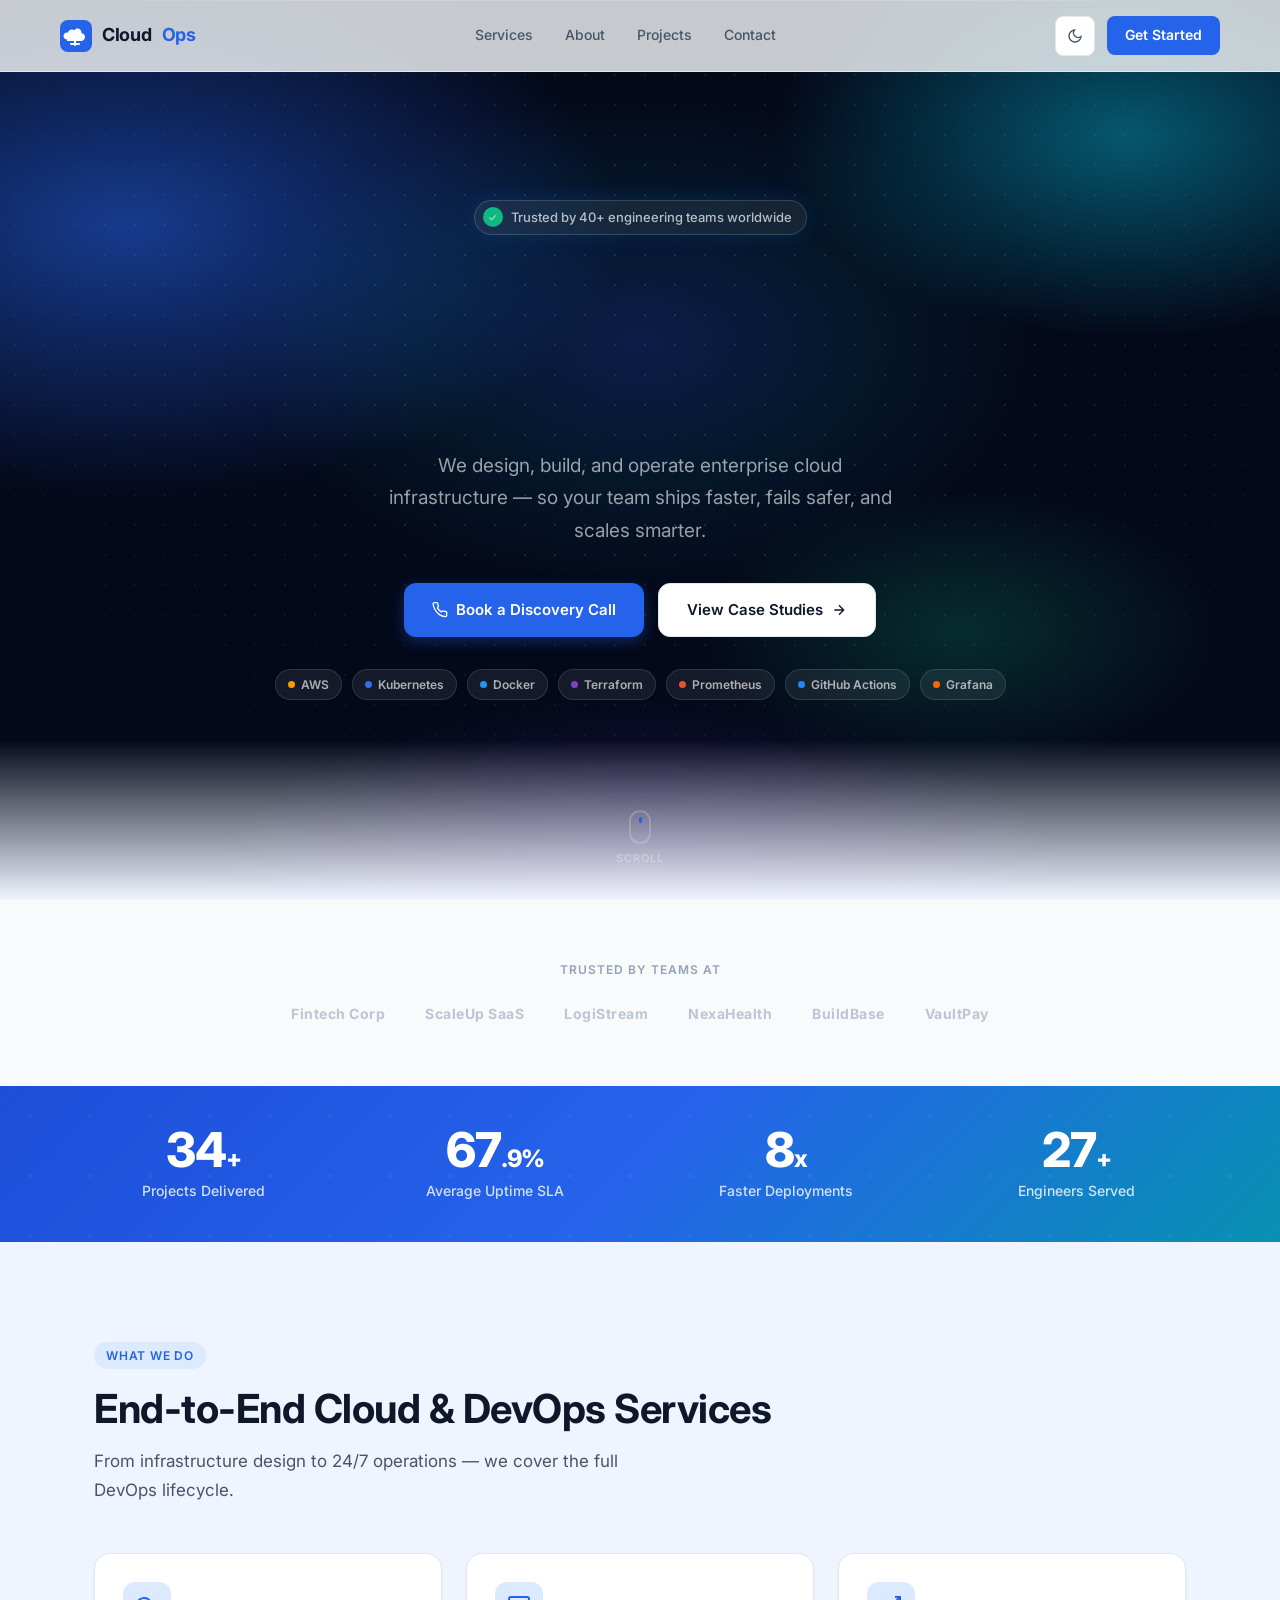
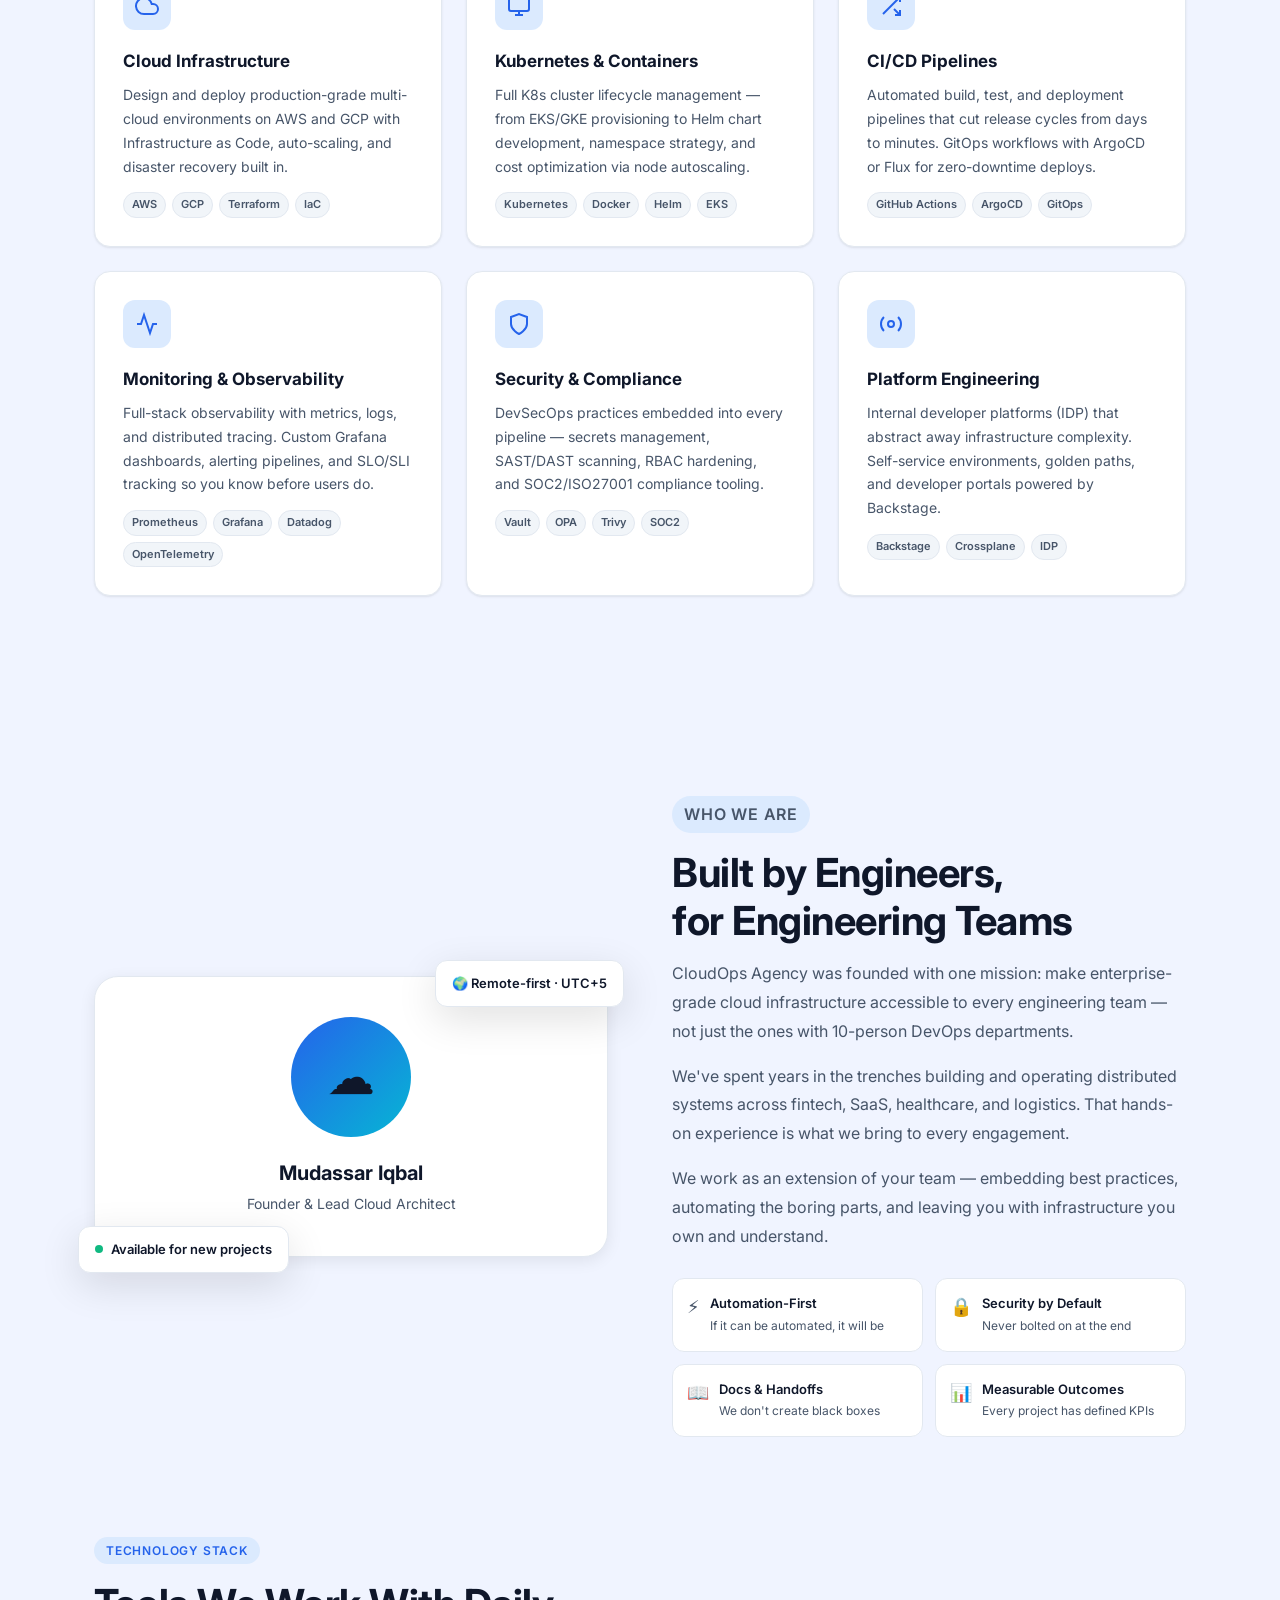
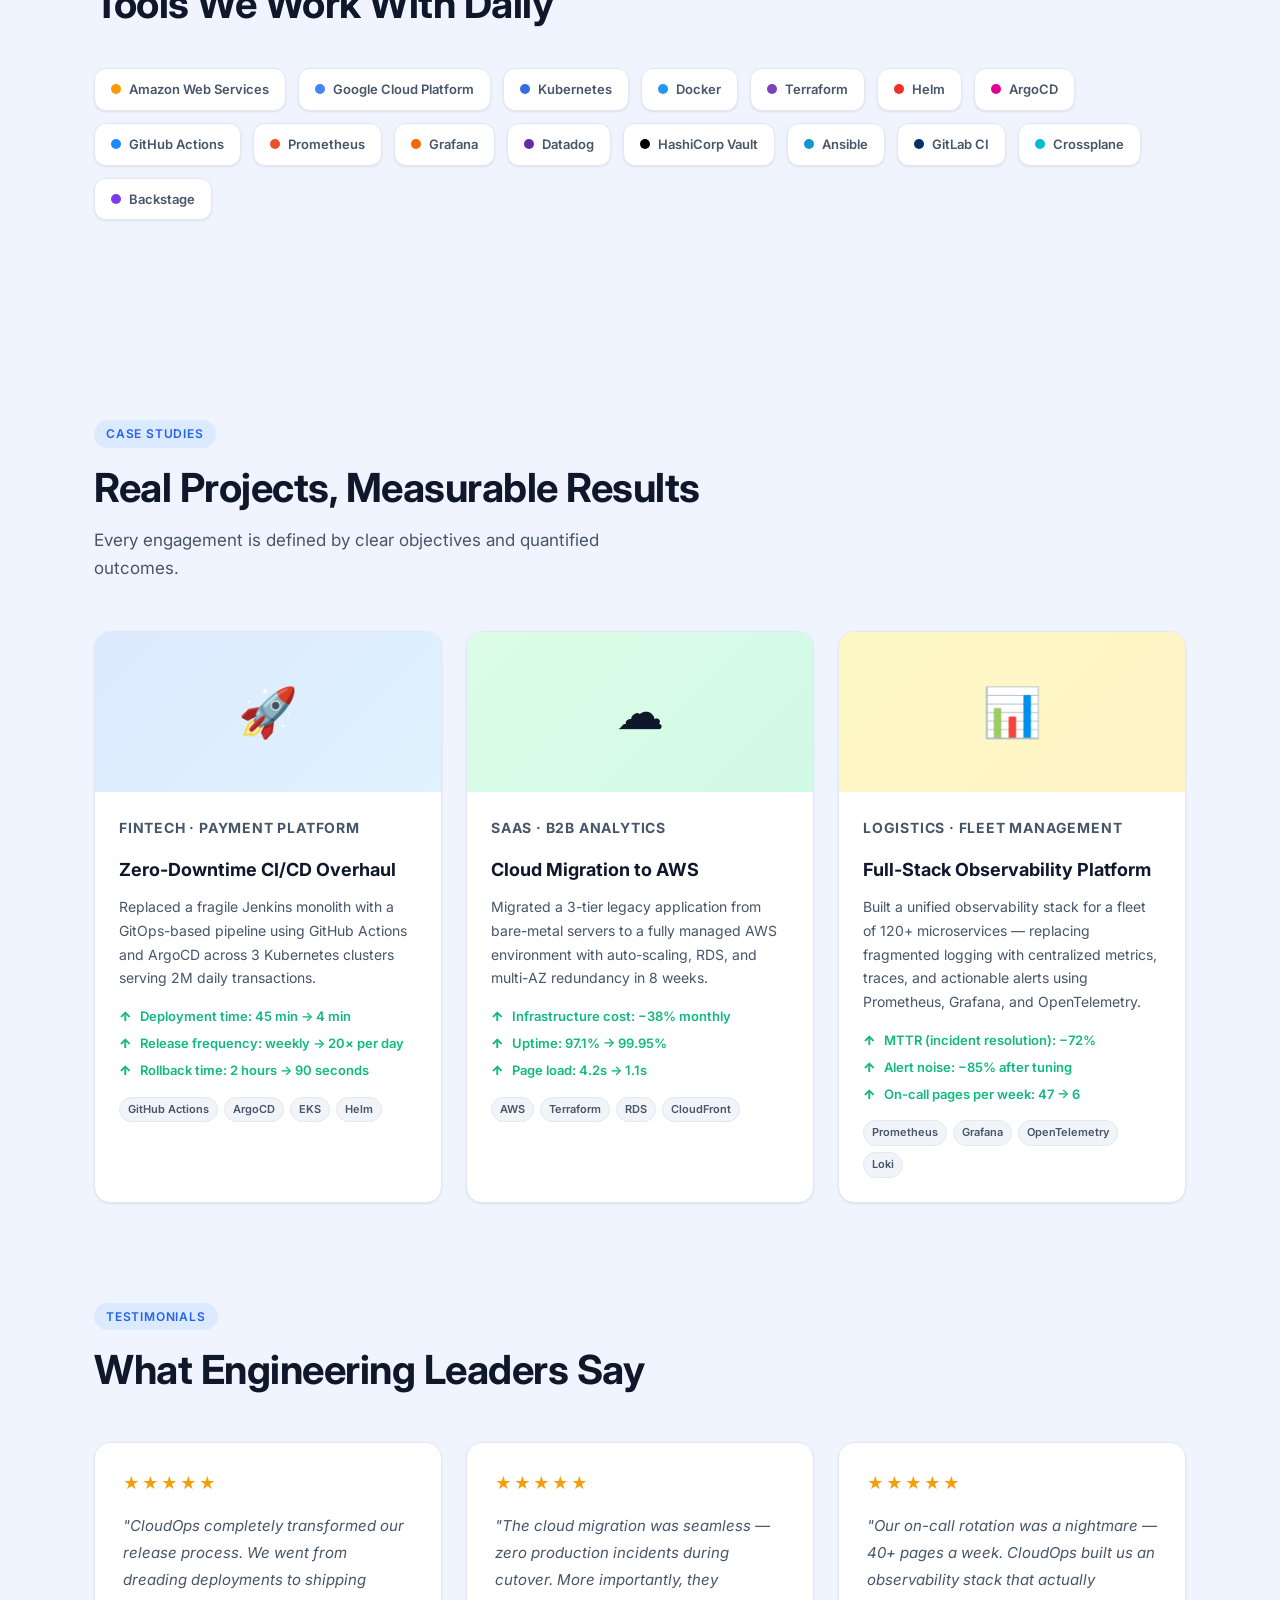
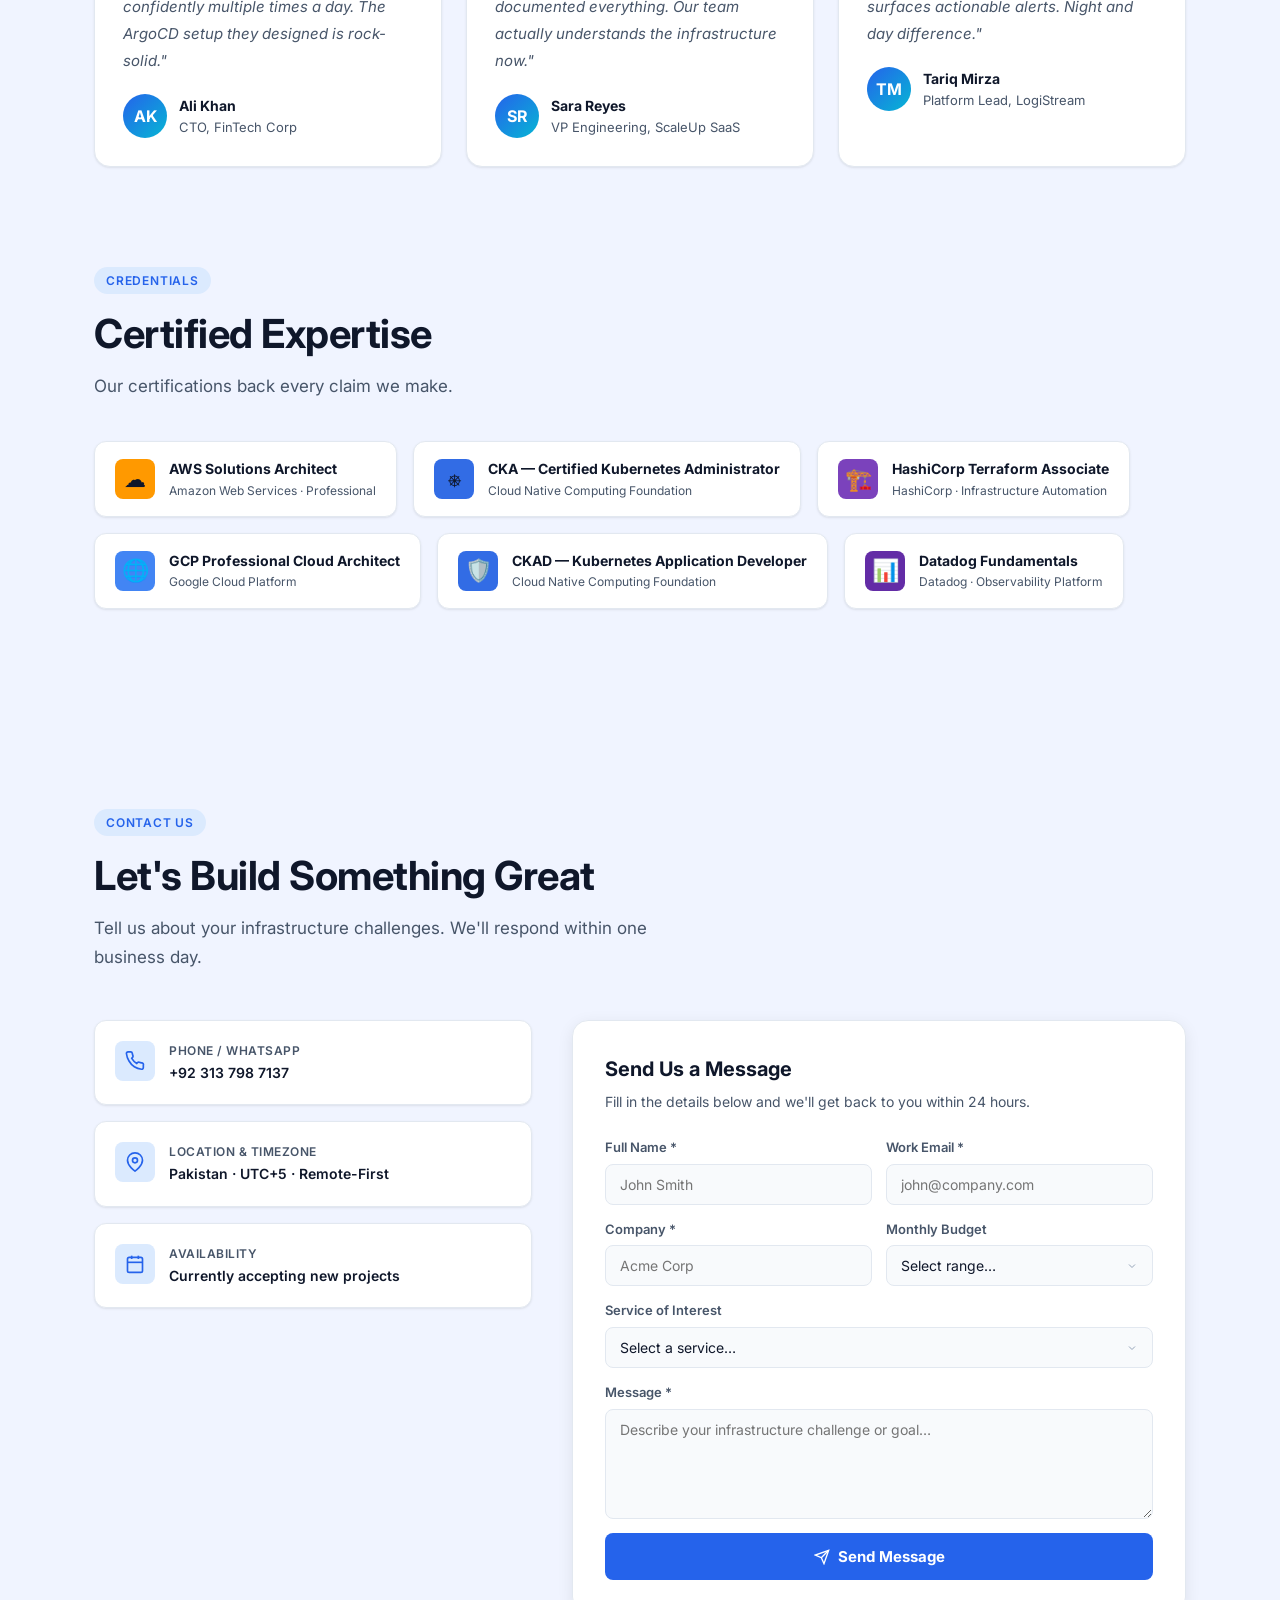
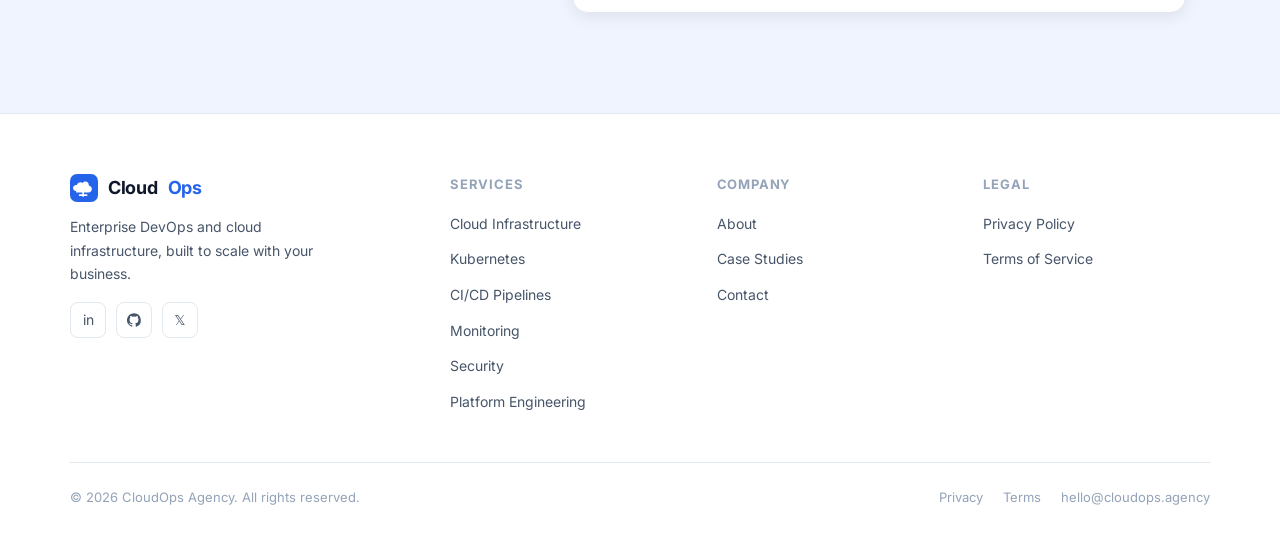
<file: index.html>
<!DOCTYPE html>
<html lang="en" data-theme="light">
<head>
  <meta charset="UTF-8">
  <meta name="viewport" content="width=device-width, initial-scale=1.0">

  <!-- ── PRIMARY META ──────────────────────────────────────── -->
  <title>CloudOps Agency — DevOps & Cloud Infrastructure Experts</title>
  <meta name="description" content="CloudOps Agency delivers enterprise-grade DevOps, cloud infrastructure, Kubernetes, and CI/CD automation. Scale your infrastructure with confidence.">
  <meta name="author" content="CloudOps Agency">
  <meta name="theme-color" content="#2563eb">
  <link rel="canonical" href="https://cloudops.agency/">

  <!-- ── OPEN GRAPH ─────────────────────────────────────────── -->
  <meta property="og:type"        content="website">
  <meta property="og:url"         content="https://cloudops.agency/">
  <meta property="og:title"       content="CloudOps Agency — DevOps & Cloud Infrastructure Experts">
  <meta property="og:description" content="Enterprise-grade DevOps, cloud infrastructure, Kubernetes, and CI/CD automation. Scale with confidence.">
  <meta property="og:image"       content="https://cloudops.agency/og-image.png">

  <!-- ── TWITTER CARD ──────────────────────────────────────── -->
  <meta name="twitter:card"        content="summary_large_image">
  <meta name="twitter:title"       content="CloudOps Agency — DevOps & Cloud Experts">
  <meta name="twitter:description" content="Enterprise-grade cloud infrastructure, Kubernetes, and CI/CD automation.">
  <meta name="twitter:image"       content="https://cloudops.agency/og-image.png">

  <!-- ── FAVICON (inline SVG) ──────────────────────────────── -->
  <link rel="icon" type="image/svg+xml" href="data:image/svg+xml,<svg xmlns='http://www.w3.org/2000/svg' viewBox='0 0 32 32'><rect width='32' height='32' rx='8' fill='%232563eb'/><path d='M7 19.5C5.07 19.5 3.5 17.93 3.5 16S5.07 12.5 7 12.5c.3 0 .6.04.88.1C8.5 10.7 10.12 9.5 12 9.5c.87 0 1.67.28 2.32.74C15.07 9.1 16.24 8.5 17.56 8.5c2.18 0 3.94 1.76 3.94 3.94 0 .2-.02.4-.05.59C23.5 13.42 25 15.08 25 17.06 25 19.24 23.24 21 21.06 21H7v-1.5z' fill='white'/><rect x='14' y='19' width='2' height='7' rx='1' fill='white'/><rect x='10' y='23' width='10' height='2' rx='1' fill='white'/></svg>">

  <!-- ── FONTS ──────────────────────────────────────────────── -->
  <link rel="preconnect" href="https://fonts.googleapis.com">
  <link rel="preconnect" href="https://fonts.gstatic.com" crossorigin>
  <link href="https://fonts.googleapis.com/css2?family=Inter:wght@300;400;500;600;700;800&display=swap" rel="stylesheet">

  <!-- ── STYLESHEET ────────────────────────────────────────── -->
  <link rel="stylesheet" href="css/style.css">

  <!-- ── JSON-LD STRUCTURED DATA ───────────────────────────── -->
  <script type="application/ld+json">
  {
    "@context": "https://schema.org",
    "@type": "ProfessionalService",
    "name": "CloudOps Agency",
    "url": "https://cloudops.agency",
    "logo": "https://cloudops.agency/og-image.png",
    "description": "Enterprise DevOps, cloud infrastructure, Kubernetes, and CI/CD automation services.",
    "contactPoint": {
      "@type": "ContactPoint",
      "email": "hello@cloudops.agency",
      "contactType": "customer service"
    },
    "sameAs": [
      "https://linkedin.com/company/cloudops-agency",
      "https://github.com/cloudops-agency"
    ],
    "hasOfferCatalog": {
      "@type": "OfferCatalog",
      "name": "CloudOps Services",
      "itemListElement": [
        { "@type": "Offer", "itemOffered": { "@type": "Service", "name": "Cloud Infrastructure" } },
        { "@type": "Offer", "itemOffered": { "@type": "Service", "name": "Kubernetes & Container Orchestration" } },
        { "@type": "Offer", "itemOffered": { "@type": "Service", "name": "CI/CD Pipeline Automation" } },
        { "@type": "Offer", "itemOffered": { "@type": "Service", "name": "Monitoring & Observability" } }
      ]
    }
  }
  </script>
</head>

<body>

<!-- ── PRELOADER ───────────────────────────────────────────── -->
<div id="preloader" role="status" aria-label="Loading">
  <!-- bg orbs -->
  <div class="pre-orb pre-orb-1" aria-hidden="true"></div>
  <div class="pre-orb pre-orb-2" aria-hidden="true"></div>
  <div class="pre-orb pre-orb-3" aria-hidden="true"></div>
  <div class="pre-shine"         aria-hidden="true"></div>

  <!-- content -->
  <div class="pre-logo">
    <div class="pre-logo-icon">
      <svg width="28" height="28" viewBox="0 0 32 32" fill="none" aria-hidden="true">
        <path d="M7 19.5C5.07 19.5 3.5 17.93 3.5 16S5.07 12.5 7 12.5c.3 0 .6.04.88.1C8.5 10.7 10.12 9.5 12 9.5c.87 0 1.67.28 2.32.74C15.07 9.1 16.24 8.5 17.56 8.5c2.18 0 3.94 1.76 3.94 3.94 0 .2-.02.4-.05.59C23.5 13.42 25 15.08 25 17.06 25 19.24 23.24 21 21.06 21H7v-1.5z" fill="white"/>
        <rect x="14" y="19" width="2" height="7" rx="1" fill="white"/>
        <rect x="10" y="23" width="10" height="2" rx="1" fill="white"/>
      </svg>
    </div>
    <div class="pre-logo-text">Cloud<span>Ops</span></div>
  </div>
  <p class="pre-tagline">Building Infrastructure That Scales</p>
  <div class="pre-bar-wrap"><div class="pre-bar"></div></div>
</div>

<!-- ── BACKGROUND ──────────────────────────────────────────── -->
<canvas id="canvas-bg" aria-hidden="true"></canvas>
<div id="cursor-glow" aria-hidden="true"></div>

<!-- ── NAVIGATION ──────────────────────────────────────────── -->
<nav class="nav" role="navigation" aria-label="Main navigation">
  <a href="#hero" class="nav-logo" aria-label="CloudOps Agency home">
    <svg width="32" height="32" viewBox="0 0 32 32" fill="none" aria-hidden="true">
      <rect width="32" height="32" rx="8" fill="#2563eb"/>
      <path d="M7 19.5C5.07 19.5 3.5 17.93 3.5 16S5.07 12.5 7 12.5c.3 0 .6.04.88.1C8.5 10.7 10.12 9.5 12 9.5c.87 0 1.67.28 2.32.74C15.07 9.1 16.24 8.5 17.56 8.5c2.18 0 3.94 1.76 3.94 3.94 0 .2-.02.4-.05.59C23.5 13.42 25 15.08 25 17.06 25 19.24 23.24 21 21.06 21H7v-1.5z" fill="white"/>
      <rect x="14" y="19" width="2" height="7" rx="1" fill="white"/>
      <rect x="10" y="23" width="10" height="2" rx="1" fill="white"/>
    </svg>
    Cloud<span>Ops</span>
  </a>

  <div class="nav-links" role="menubar">
    <a href="#services"        role="menuitem">Services</a>
    <a href="#about"           role="menuitem">About</a>
    <a href="#projects"        role="menuitem">Projects</a>
    <a href="#contact"         role="menuitem">Contact</a>
  </div>

  <div class="nav-actions">
    <button id="themeToggle" class="btn-theme" aria-label="Toggle dark mode">
      <svg class="icon-moon" width="16" height="16" viewBox="0 0 24 24" fill="none" stroke="currentColor" stroke-width="2" aria-hidden="true"><path d="M21 12.79A9 9 0 1 1 11.21 3 7 7 0 0 0 21 12.79z"/></svg>
      <svg class="icon-sun"  width="16" height="16" viewBox="0 0 24 24" fill="none" stroke="currentColor" stroke-width="2" aria-hidden="true"><circle cx="12" cy="12" r="5"/><line x1="12" y1="1" x2="12" y2="3"/><line x1="12" y1="21" x2="12" y2="23"/><line x1="4.22" y1="4.22" x2="5.64" y2="5.64"/><line x1="18.36" y1="18.36" x2="19.78" y2="19.78"/><line x1="1" y1="12" x2="3" y2="12"/><line x1="21" y1="12" x2="23" y2="12"/><line x1="4.22" y1="19.78" x2="5.64" y2="18.36"/><line x1="18.36" y1="5.64" x2="19.78" y2="4.22"/></svg>
    </button>
    <a href="#contact" class="btn-nav desktop">Get Started</a>
    <button id="hamburger" class="hamburger" aria-label="Open menu" aria-expanded="false">
      <span></span><span></span><span></span>
    </button>
  </div>
</nav>

<!-- ── MOBILE MENU ─────────────────────────────────────────── -->
<div id="mobileMenu" class="mobile-menu" role="menu">
  <a href="#services" role="menuitem">Services</a>
  <a href="#about"    role="menuitem">About</a>
  <a href="#projects" role="menuitem">Projects</a>
  <a href="#contact"  role="menuitem">Contact</a>
  <a href="#contact"  class="btn-nav">Get Started</a>
</div>

<!-- ══════════════════════════════════════════════════════════
     HERO
══════════════════════════════════════════════════════════════ -->
<section id="hero" class="hero" aria-label="Hero">
  <!-- hero background layers -->
  <div class="hero-bg"       aria-hidden="true"></div>
  <div class="hero-spotlight" aria-hidden="true"></div>
  <div class="hero-beam"     aria-hidden="true"></div>

  <div class="hero-badge">
    <span class="dot">✓</span>
    Trusted by 40+ engineering teams worldwide
  </div>

  <h1>DevOps Infrastructure<br>That <span class="word-cycle">Scales</span> With You</h1>

  <p class="hero-sub">
    We design, build, and operate enterprise cloud infrastructure — so your team ships faster, fails safer, and scales smarter.
  </p>

  <div class="hero-ctas">
    <a href="#contact" class="btn-primary">
      <svg width="16" height="16" viewBox="0 0 24 24" fill="none" stroke="currentColor" stroke-width="2" aria-hidden="true"><path d="M22 16.92v3a2 2 0 0 1-2.18 2 19.79 19.79 0 0 1-8.63-3.07A19.5 19.5 0 0 1 4.82 12a19.79 19.79 0 0 1-3.07-8.67A2 2 0 0 1 3.77 1h3a2 2 0 0 1 2 1.72c.127.96.361 1.903.7 2.81a2 2 0 0 1-.45 2.11L8.09 8.91a16 16 0 0 0 6 6l.91-.91a2 2 0 0 1 2.11-.45c.907.339 1.85.573 2.81.7A2 2 0 0 1 22 16.92z"/></svg>
      Book a Discovery Call
    </a>
    <a href="#projects" class="btn-secondary">
      View Case Studies
      <svg width="16" height="16" viewBox="0 0 24 24" fill="none" stroke="currentColor" stroke-width="2" aria-hidden="true"><path d="M5 12h14M12 5l7 7-7 7"/></svg>
    </a>
  </div>

  <!-- floating tech chips -->
  <div class="hero-chips" aria-hidden="true">
    <span class="hero-chip" style="--dur:4s;  --delay:0s">  <span class="chip-dot" style="background:#FF9900"></span>AWS</span>
    <span class="hero-chip" style="--dur:5s;  --delay:.4s"> <span class="chip-dot" style="background:#326CE5"></span>Kubernetes</span>
    <span class="hero-chip" style="--dur:4.5s;--delay:.8s"> <span class="chip-dot" style="background:#2496ED"></span>Docker</span>
    <span class="hero-chip" style="--dur:3.8s;--delay:1.2s"><span class="chip-dot" style="background:#7B42BC"></span>Terraform</span>
    <span class="hero-chip" style="--dur:4.2s;--delay:.2s"> <span class="chip-dot" style="background:#E6522C"></span>Prometheus</span>
    <span class="hero-chip" style="--dur:5.2s;--delay:.6s"> <span class="chip-dot" style="background:#2088FF"></span>GitHub Actions</span>
    <span class="hero-chip" style="--dur:4.7s;--delay:1s">  <span class="chip-dot" style="background:#F46800"></span>Grafana</span>
  </div>

  <!-- scroll indicator -->
  <div class="scroll-indicator" aria-hidden="true">
    <div class="scroll-mouse"><div class="scroll-wheel"></div></div>
    <span>Scroll</span>
  </div>
</section>

<!-- ── TRUSTED BY ──────────────────────────────────────────── -->
<div class="trusted">
  <p class="trusted-label">Trusted by teams at</p>
  <div class="trusted-logos" aria-label="Trusted companies">
    <span class="trusted-logo">Fintech Corp</span>
    <span class="trusted-logo">ScaleUp SaaS</span>
    <span class="trusted-logo">LogiStream</span>
    <span class="trusted-logo">NexaHealth</span>
    <span class="trusted-logo">BuildBase</span>
    <span class="trusted-logo">VaultPay</span>
  </div>
</div>

<!-- ── STATS BAR ───────────────────────────────────────────── -->
<div class="stats-bar" aria-label="Company stats">
  <div class="stats-inner">
    <div class="stat-item reveal">
      <div class="stat-number"><span data-count="50">0</span><span class="stat-suffix">+</span></div>
      <div class="stat-label">Projects Delivered</div>
    </div>
    <div class="stat-item reveal reveal-delay-1">
      <div class="stat-number"><span data-count="99">0</span><span class="stat-suffix">.9%</span></div>
      <div class="stat-label">Average Uptime SLA</div>
    </div>
    <div class="stat-item reveal reveal-delay-2">
      <div class="stat-number"><span data-count="12">0</span><span class="stat-suffix">x</span></div>
      <div class="stat-label">Faster Deployments</div>
    </div>
    <div class="stat-item reveal reveal-delay-3">
      <div class="stat-number"><span data-count="40">0</span><span class="stat-suffix">+</span></div>
      <div class="stat-label">Engineers Served</div>
    </div>
  </div>
</div>

<!-- ══════════════════════════════════════════════════════════
     SERVICES
══════════════════════════════════════════════════════════════ -->
<section id="services" class="section">
  <div class="reveal-left">
    <p class="section-tag">What We Do</p>
    <h2 class="section-title">End-to-End Cloud & DevOps Services</h2>
    <p class="section-sub">From infrastructure design to 24/7 operations — we cover the full DevOps lifecycle.</p>
  </div>

  <div class="grid-auto" style="margin-top:48px;">

    <div class="service-card reveal reveal-delay-1">
      <div class="service-icon" aria-hidden="true">
        <svg width="24" height="24" viewBox="0 0 24 24" fill="none" stroke="currentColor" stroke-width="2"><path d="M18 10h-1.26A8 8 0 1 0 9 20h9a5 5 0 0 0 0-10z"/></svg>
      </div>
      <h3>Cloud Infrastructure</h3>
      <p>Design and deploy production-grade multi-cloud environments on AWS and GCP with Infrastructure as Code, auto-scaling, and disaster recovery built in.</p>
      <div class="service-tags">
        <span class="tag">AWS</span><span class="tag">GCP</span><span class="tag">Terraform</span><span class="tag">IaC</span>
      </div>
    </div>

    <div class="service-card reveal reveal-delay-2">
      <div class="service-icon" aria-hidden="true">
        <svg width="24" height="24" viewBox="0 0 24 24" fill="none" stroke="currentColor" stroke-width="2"><rect x="2" y="3" width="20" height="14" rx="2"/><path d="M8 21h8M12 17v4"/></svg>
      </div>
      <h3>Kubernetes & Containers</h3>
      <p>Full K8s cluster lifecycle management — from EKS/GKE provisioning to Helm chart development, namespace strategy, and cost optimization via node autoscaling.</p>
      <div class="service-tags">
        <span class="tag">Kubernetes</span><span class="tag">Docker</span><span class="tag">Helm</span><span class="tag">EKS</span>
      </div>
    </div>

    <div class="service-card reveal reveal-delay-3">
      <div class="service-icon" aria-hidden="true">
        <svg width="24" height="24" viewBox="0 0 24 24" fill="none" stroke="currentColor" stroke-width="2"><polyline points="16 3 21 3 21 8"/><line x1="4" y1="20" x2="21" y2="3"/><polyline points="21 16 21 21 16 21"/><line x1="15" y1="15" x2="21" y2="21"/></svg>
      </div>
      <h3>CI/CD Pipelines</h3>
      <p>Automated build, test, and deployment pipelines that cut release cycles from days to minutes. GitOps workflows with ArgoCD or Flux for zero-downtime deploys.</p>
      <div class="service-tags">
        <span class="tag">GitHub Actions</span><span class="tag">ArgoCD</span><span class="tag">GitOps</span>
      </div>
    </div>

    <div class="service-card reveal reveal-delay-1">
      <div class="service-icon" aria-hidden="true">
        <svg width="24" height="24" viewBox="0 0 24 24" fill="none" stroke="currentColor" stroke-width="2"><polyline points="22 12 18 12 15 21 9 3 6 12 2 12"/></svg>
      </div>
      <h3>Monitoring & Observability</h3>
      <p>Full-stack observability with metrics, logs, and distributed tracing. Custom Grafana dashboards, alerting pipelines, and SLO/SLI tracking so you know before users do.</p>
      <div class="service-tags">
        <span class="tag">Prometheus</span><span class="tag">Grafana</span><span class="tag">Datadog</span><span class="tag">OpenTelemetry</span>
      </div>
    </div>

    <div class="service-card reveal reveal-delay-2">
      <div class="service-icon" aria-hidden="true">
        <svg width="24" height="24" viewBox="0 0 24 24" fill="none" stroke="currentColor" stroke-width="2"><path d="M12 22s8-4 8-10V5l-8-3-8 3v7c0 6 8 10 8 10z"/></svg>
      </div>
      <h3>Security & Compliance</h3>
      <p>DevSecOps practices embedded into every pipeline — secrets management, SAST/DAST scanning, RBAC hardening, and SOC2/ISO27001 compliance tooling.</p>
      <div class="service-tags">
        <span class="tag">Vault</span><span class="tag">OPA</span><span class="tag">Trivy</span><span class="tag">SOC2</span>
      </div>
    </div>

    <div class="service-card reveal reveal-delay-3">
      <div class="service-icon" aria-hidden="true">
        <svg width="24" height="24" viewBox="0 0 24 24" fill="none" stroke="currentColor" stroke-width="2"><circle cx="12" cy="12" r="3"/><path d="M19.07 4.93a10 10 0 0 1 0 14.14M4.93 4.93a10 10 0 0 0 0 14.14"/></svg>
      </div>
      <h3>Platform Engineering</h3>
      <p>Internal developer platforms (IDP) that abstract away infrastructure complexity. Self-service environments, golden paths, and developer portals powered by Backstage.</p>
      <div class="service-tags">
        <span class="tag">Backstage</span><span class="tag">Crossplane</span><span class="tag">IDP</span>
      </div>
    </div>

  </div>
</section>

<!-- ══════════════════════════════════════════════════════════
     ABOUT
══════════════════════════════════════════════════════════════ -->
<section id="about" class="section">
  <div class="about-grid">

    <div class="about-visual reveal-scale">
      <div class="about-img-wrap">
        <div class="about-img-placeholder">☁️</div>
        <h3>Mudassar Iqbal</h3>
        <p>Founder & Lead Cloud Architect</p>
      </div>
      <div class="about-card about-card-1">
        <span class="dot"></span>
        Available for new projects
      </div>
      <div class="about-card about-card-2">
        🌍 Remote-first · UTC+5
      </div>
    </div>

    <div class="about-content reveal-right reveal-delay-1">
      <p class="section-tag">Who We Are</p>
      <h2 class="section-title">Built by Engineers,<br>for Engineering Teams</h2>
      <p>CloudOps Agency was founded with one mission: make enterprise-grade cloud infrastructure accessible to every engineering team — not just the ones with 10-person DevOps departments.</p>
      <p>We've spent years in the trenches building and operating distributed systems across fintech, SaaS, healthcare, and logistics. That hands-on experience is what we bring to every engagement.</p>
      <p>We work as an extension of your team — embedding best practices, automating the boring parts, and leaving you with infrastructure you own and understand.</p>

      <div class="about-values">
        <div class="about-value">
          <span class="icon">⚡</span>
          <div><strong>Automation-First</strong><span>If it can be automated, it will be</span></div>
        </div>
        <div class="about-value">
          <span class="icon">🔒</span>
          <div><strong>Security by Default</strong><span>Never bolted on at the end</span></div>
        </div>
        <div class="about-value">
          <span class="icon">📖</span>
          <div><strong>Docs & Handoffs</strong><span>We don't create black boxes</span></div>
        </div>
        <div class="about-value">
          <span class="icon">📊</span>
          <div><strong>Measurable Outcomes</strong><span>Every project has defined KPIs</span></div>
        </div>
      </div>
    </div>

  </div>
</section>

<!-- ── TECH STACK ───────────────────────────────────────────── -->
<section class="section" style="padding-top:0;" aria-label="Technology stack">
  <div class="reveal">
    <p class="section-tag">Technology Stack</p>
    <h2 class="section-title">Tools We Work With Daily</h2>
  </div>

  <div class="tech-grid">
    <span class="tech-badge reveal"><span class="tech-dot" style="background:#FF9900"></span>Amazon Web Services</span>
    <span class="tech-badge reveal reveal-delay-1"><span class="tech-dot" style="background:#4285F4"></span>Google Cloud Platform</span>
    <span class="tech-badge reveal reveal-delay-2"><span class="tech-dot" style="background:#326CE5"></span>Kubernetes</span>
    <span class="tech-badge reveal reveal-delay-3"><span class="tech-dot" style="background:#2496ED"></span>Docker</span>
    <span class="tech-badge reveal"><span class="tech-dot" style="background:#7B42BC"></span>Terraform</span>
    <span class="tech-badge reveal reveal-delay-1"><span class="tech-dot" style="background:#EE3124"></span>Helm</span>
    <span class="tech-badge reveal reveal-delay-2"><span class="tech-dot" style="background:#E10098"></span>ArgoCD</span>
    <span class="tech-badge reveal reveal-delay-3"><span class="tech-dot" style="background:#2088FF"></span>GitHub Actions</span>
    <span class="tech-badge reveal"><span class="tech-dot" style="background:#E6522C"></span>Prometheus</span>
    <span class="tech-badge reveal reveal-delay-1"><span class="tech-dot" style="background:#F46800"></span>Grafana</span>
    <span class="tech-badge reveal reveal-delay-2"><span class="tech-dot" style="background:#632CA6"></span>Datadog</span>
    <span class="tech-badge reveal reveal-delay-3"><span class="tech-dot" style="background:#000000"></span>HashiCorp Vault</span>
    <span class="tech-badge reveal"><span class="tech-dot" style="background:#1793D1"></span>Ansible</span>
    <span class="tech-badge reveal reveal-delay-1"><span class="tech-dot" style="background:#003366"></span>GitLab CI</span>
    <span class="tech-badge reveal reveal-delay-2"><span class="tech-dot" style="background:#00BCD4"></span>Crossplane</span>
    <span class="tech-badge reveal reveal-delay-3"><span class="tech-dot" style="background:#7C3AED"></span>Backstage</span>
  </div>
</section>

<!-- ══════════════════════════════════════════════════════════
     PROJECTS / CASE STUDIES
══════════════════════════════════════════════════════════════ -->
<section id="projects" class="section">
  <div class="reveal">
    <p class="section-tag">Case Studies</p>
    <h2 class="section-title">Real Projects, Measurable Results</h2>
    <p class="section-sub">Every engagement is defined by clear objectives and quantified outcomes.</p>
  </div>

  <div class="grid-3" style="margin-top:48px;">

    <div class="project-card reveal reveal-delay-1">
      <div class="project-banner" style="background:linear-gradient(135deg,#dbeafe,#e0f2fe);">🚀</div>
      <div class="project-body">
        <p class="project-industry">FinTech · Payment Platform</p>
        <h3>Zero-Downtime CI/CD Overhaul</h3>
        <p>Replaced a fragile Jenkins monolith with a GitOps-based pipeline using GitHub Actions and ArgoCD across 3 Kubernetes clusters serving 2M daily transactions.</p>
        <div class="project-outcomes">
          <span class="outcome">Deployment time: 45 min → 4 min</span>
          <span class="outcome">Release frequency: weekly → 20× per day</span>
          <span class="outcome">Rollback time: 2 hours → 90 seconds</span>
        </div>
        <div class="project-stack">
          <span class="tag">GitHub Actions</span>
          <span class="tag">ArgoCD</span>
          <span class="tag">EKS</span>
          <span class="tag">Helm</span>
        </div>
      </div>
    </div>

    <div class="project-card reveal reveal-delay-2">
      <div class="project-banner" style="background:linear-gradient(135deg,#dcfce7,#d1fae5);">☁️</div>
      <div class="project-body">
        <p class="project-industry">SaaS · B2B Analytics</p>
        <h3>Cloud Migration to AWS</h3>
        <p>Migrated a 3-tier legacy application from bare-metal servers to a fully managed AWS environment with auto-scaling, RDS, and multi-AZ redundancy in 8 weeks.</p>
        <div class="project-outcomes">
          <span class="outcome">Infrastructure cost: −38% monthly</span>
          <span class="outcome">Uptime: 97.1% → 99.95%</span>
          <span class="outcome">Page load: 4.2s → 1.1s</span>
        </div>
        <div class="project-stack">
          <span class="tag">AWS</span>
          <span class="tag">Terraform</span>
          <span class="tag">RDS</span>
          <span class="tag">CloudFront</span>
        </div>
      </div>
    </div>

    <div class="project-card reveal reveal-delay-3">
      <div class="project-banner" style="background:linear-gradient(135deg,#fef9c3,#fef3c7);">📊</div>
      <div class="project-body">
        <p class="project-industry">Logistics · Fleet Management</p>
        <h3>Full-Stack Observability Platform</h3>
        <p>Built a unified observability stack for a fleet of 120+ microservices — replacing fragmented logging with centralized metrics, traces, and actionable alerts using Prometheus, Grafana, and OpenTelemetry.</p>
        <div class="project-outcomes">
          <span class="outcome">MTTR (incident resolution): −72%</span>
          <span class="outcome">Alert noise: −85% after tuning</span>
          <span class="outcome">On-call pages per week: 47 → 6</span>
        </div>
        <div class="project-stack">
          <span class="tag">Prometheus</span>
          <span class="tag">Grafana</span>
          <span class="tag">OpenTelemetry</span>
          <span class="tag">Loki</span>
        </div>
      </div>
    </div>

  </div>
</section>

<!-- ══════════════════════════════════════════════════════════
     TESTIMONIALS
══════════════════════════════════════════════════════════════ -->
<section class="section" style="padding-top:0;">
  <div class="reveal">
    <p class="section-tag">Testimonials</p>
    <h2 class="section-title">What Engineering Leaders Say</h2>
  </div>

  <div class="grid-3" style="margin-top:48px;">

    <div class="testimonial-card reveal reveal-delay-1">
      <div class="stars">★★★★★</div>
      <blockquote>"CloudOps completely transformed our release process. We went from dreading deployments to shipping confidently multiple times a day. The ArgoCD setup they designed is rock-solid."</blockquote>
      <div class="testimonial-author">
        <div class="author-avatar">AK</div>
        <div>
          <div class="author-name">Ali Khan</div>
          <div class="author-title">CTO, FinTech Corp</div>
        </div>
      </div>
    </div>

    <div class="testimonial-card reveal reveal-delay-2">
      <div class="stars">★★★★★</div>
      <blockquote>"The cloud migration was seamless — zero production incidents during cutover. More importantly, they documented everything. Our team actually understands the infrastructure now."</blockquote>
      <div class="testimonial-author">
        <div class="author-avatar">SR</div>
        <div>
          <div class="author-name">Sara Reyes</div>
          <div class="author-title">VP Engineering, ScaleUp SaaS</div>
        </div>
      </div>
    </div>

    <div class="testimonial-card reveal reveal-delay-3">
      <div class="stars">★★★★★</div>
      <blockquote>"Our on-call rotation was a nightmare — 40+ pages a week. CloudOps built us an observability stack that actually surfaces actionable alerts. Night and day difference."</blockquote>
      <div class="testimonial-author">
        <div class="author-avatar">TM</div>
        <div>
          <div class="author-name">Tariq Mirza</div>
          <div class="author-title">Platform Lead, LogiStream</div>
        </div>
      </div>
    </div>

  </div>
</section>

<!-- ══════════════════════════════════════════════════════════
     CERTIFICATIONS
══════════════════════════════════════════════════════════════ -->
<section class="section" style="padding-top:0;">
  <div class="reveal">
    <p class="section-tag">Credentials</p>
    <h2 class="section-title">Certified Expertise</h2>
    <p class="section-sub">Our certifications back every claim we make.</p>
  </div>

  <div class="certs-grid">
    <div class="cert-card reveal reveal-delay-1">
      <div class="cert-icon" style="background:#FF9900;">☁️</div>
      <div><div class="cert-name">AWS Solutions Architect</div><div class="cert-issuer">Amazon Web Services · Professional</div></div>
    </div>
    <div class="cert-card reveal reveal-delay-2">
      <div class="cert-icon" style="background:#326CE5;">⎈</div>
      <div><div class="cert-name">CKA — Certified Kubernetes Administrator</div><div class="cert-issuer">Cloud Native Computing Foundation</div></div>
    </div>
    <div class="cert-card reveal reveal-delay-3">
      <div class="cert-icon" style="background:#7B42BC;">🏗️</div>
      <div><div class="cert-name">HashiCorp Terraform Associate</div><div class="cert-issuer">HashiCorp · Infrastructure Automation</div></div>
    </div>
    <div class="cert-card reveal reveal-delay-1">
      <div class="cert-icon" style="background:#4285F4;">🌐</div>
      <div><div class="cert-name">GCP Professional Cloud Architect</div><div class="cert-issuer">Google Cloud Platform</div></div>
    </div>
    <div class="cert-card reveal reveal-delay-2">
      <div class="cert-icon" style="background:#326CE5;">🛡️</div>
      <div><div class="cert-name">CKAD — Kubernetes Application Developer</div><div class="cert-issuer">Cloud Native Computing Foundation</div></div>
    </div>
    <div class="cert-card reveal reveal-delay-3">
      <div class="cert-icon" style="background:#632CA6;">📊</div>
      <div><div class="cert-name">Datadog Fundamentals</div><div class="cert-issuer">Datadog · Observability Platform</div></div>
    </div>
  </div>
</section>

<!-- ══════════════════════════════════════════════════════════
     CONTACT
══════════════════════════════════════════════════════════════ -->
<section id="contact" class="section">
  <div class="reveal-left" style="margin-bottom:48px;">
    <p class="section-tag">Contact Us</p>
    <h2 class="section-title">Let's Build Something Great</h2>
    <p class="section-sub">Tell us about your infrastructure challenges. We'll respond within one business day.</p>
  </div>

  <div class="contact-grid">

    <div class="contact-info reveal-left">
      <div class="contact-card">
        <div class="contact-icon">
          <svg width="20" height="20" viewBox="0 0 24 24" fill="none" stroke="currentColor" stroke-width="2" aria-hidden="true"><path d="M22 16.92v3a2 2 0 0 1-2.18 2 19.79 19.79 0 0 1-8.63-3.07A19.5 19.5 0 0 1 4.82 12a19.79 19.79 0 0 1-3.07-8.67A2 2 0 0 1 3.77 1h3a2 2 0 0 1 2 1.72c.127.96.361 1.903.7 2.81a2 2 0 0 1-.45 2.11L8.09 8.91a16 16 0 0 0 6 6l.91-.91a2 2 0 0 1 2.11-.45c.907.339 1.85.573 2.81.7A2 2 0 0 1 22 16.92z"/></svg>
        </div>
        <div>
          <div class="contact-card-label">Phone / WhatsApp</div>
          <div class="contact-card-value"><a href="tel:+923137987137">+92 313 798 7137</a></div>
        </div>
      </div>

      <div class="contact-card">
        <div class="contact-icon">
          <svg width="20" height="20" viewBox="0 0 24 24" fill="none" stroke="currentColor" stroke-width="2" aria-hidden="true"><path d="M21 10c0 7-9 13-9 13s-9-6-9-13a9 9 0 0 1 18 0z"/><circle cx="12" cy="10" r="3"/></svg>
        </div>
        <div>
          <div class="contact-card-label">Location &amp; Timezone</div>
          <div class="contact-card-value">Pakistan · UTC+5 · Remote-First</div>
        </div>
      </div>

      <div class="contact-card">
        <div class="contact-icon">
          <svg width="20" height="20" viewBox="0 0 24 24" fill="none" stroke="currentColor" stroke-width="2" aria-hidden="true"><rect x="3" y="4" width="18" height="18" rx="2"/><line x1="16" y1="2" x2="16" y2="6"/><line x1="8" y1="2" x2="8" y2="6"/><line x1="3" y1="10" x2="21" y2="10"/></svg>
        </div>
        <div>
          <div class="contact-card-label">Availability</div>
          <div class="contact-card-value">Currently accepting new projects</div>
        </div>
      </div>
    </div>

    <div id="formWrap" class="contact-form-wrap reveal-right reveal-delay-1">
      <h3>Send Us a Message</h3>
      <p>Fill in the details below and we'll get back to you within 24 hours.</p>

      <form id="contactForm" action="https://formspree.io/f/xykbgoqj" method="POST" novalidate>
        <div class="form-row">
          <div class="form-group">
            <label for="name">Full Name *</label>
            <input type="text" id="name" name="name" placeholder="John Smith" data-required autocomplete="name">
          </div>
          <div class="form-group">
            <label for="email">Work Email *</label>
            <input type="email" id="email" name="email" placeholder="john@company.com" data-required autocomplete="email">
          </div>
        </div>
        <div class="form-row">
          <div class="form-group">
            <label for="company">Company *</label>
            <input type="text" id="company" name="company" placeholder="Acme Corp" data-required>
          </div>
          <div class="form-group">
            <label for="budget">Monthly Budget</label>
            <select id="budget" name="budget">
              <option value="">Select range…</option>
              <option>Under $2,500</option>
              <option>$2,500 – $6,000</option>
              <option>$6,000 – $15,000</option>
              <option>$15,000+</option>
            </select>
          </div>
        </div>
        <div class="form-group">
          <label for="service">Service of Interest</label>
          <select id="service" name="service">
            <option value="">Select a service…</option>
            <option>Cloud Infrastructure</option>
            <option>Kubernetes & Containers</option>
            <option>CI/CD Pipelines</option>
            <option>Monitoring & Observability</option>
            <option>Security & Compliance</option>
            <option>Platform Engineering</option>
            <option>Not sure — need a consultation</option>
          </select>
        </div>
        <div class="form-group">
          <label for="message">Message *</label>
          <textarea id="message" name="message" placeholder="Describe your infrastructure challenge or goal…" data-required></textarea>
        </div>
        <button type="submit" id="submitBtn" class="btn-submit">
          <svg width="16" height="16" viewBox="0 0 24 24" fill="none" stroke="currentColor" stroke-width="2" aria-hidden="true"><line x1="22" y1="2" x2="11" y2="13"/><polygon points="22 2 15 22 11 13 2 9 22 2"/></svg>
          Send Message
        </button>
      </form>
    </div>

    <div id="formSuccess" class="form-success">
      <span class="success-icon">✅</span>
      Message sent successfully!<br>We'll get back to you within one business day.
    </div>

  </div>
</section>

<!-- ══════════════════════════════════════════════════════════
     FOOTER
══════════════════════════════════════════════════════════════ -->
<footer role="contentinfo">
  <div class="footer-inner">
    <div class="footer-top">
      <div class="footer-brand">
        <a href="#hero" class="nav-logo" aria-label="CloudOps Agency home">
          <svg width="28" height="28" viewBox="0 0 32 32" fill="none" aria-hidden="true">
            <rect width="32" height="32" rx="8" fill="#2563eb"/>
            <path d="M7 19.5C5.07 19.5 3.5 17.93 3.5 16S5.07 12.5 7 12.5c.3 0 .6.04.88.1C8.5 10.7 10.12 9.5 12 9.5c.87 0 1.67.28 2.32.74C15.07 9.1 16.24 8.5 17.56 8.5c2.18 0 3.94 1.76 3.94 3.94 0 .2-.02.4-.05.59C23.5 13.42 25 15.08 25 17.06 25 19.24 23.24 21 21.06 21H7v-1.5z" fill="white"/>
            <rect x="14" y="19" width="2" height="7" rx="1" fill="white"/>
            <rect x="10" y="23" width="10" height="2" rx="1" fill="white"/>
          </svg>
          Cloud<span>Ops</span>
        </a>
        <p>Enterprise DevOps and cloud infrastructure, built to scale with your business.</p>
        <div class="footer-socials">
          <a href="https://linkedin.com/company/cloudops-agency" class="social-btn" aria-label="LinkedIn" target="_blank" rel="noopener">in</a>
          <a href="https://github.com/cloudops-agency"           class="social-btn" aria-label="GitHub"   target="_blank" rel="noopener">
            <svg width="14" height="14" viewBox="0 0 24 24" fill="currentColor" aria-hidden="true"><path d="M12 .3a12 12 0 0 0-3.79 23.4c.6.1.83-.26.83-.57v-2.2c-3.34.72-4.04-1.61-4.04-1.61-.54-1.39-1.33-1.76-1.33-1.76-1.09-.74.08-.73.08-.73 1.2.09 1.84 1.24 1.84 1.24 1.07 1.83 2.8 1.3 3.49 1 .1-.78.42-1.3.76-1.6-2.67-.3-5.47-1.33-5.47-5.93 0-1.31.47-2.38 1.24-3.22-.14-.3-.54-1.52.1-3.18 0 0 1-.32 3.3 1.23a11.5 11.5 0 0 1 6 0c2.28-1.55 3.29-1.23 3.29-1.23.65 1.66.24 2.88.12 3.18a4.65 4.65 0 0 1 1.23 3.22c0 4.61-2.8 5.63-5.48 5.92.43.37.81 1.1.81 2.22v3.29c0 .31.2.69.82.57A12 12 0 0 0 12 .3"/></svg>
          </a>
          <a href="https://twitter.com/cloudopsagency"  class="social-btn" aria-label="Twitter"  target="_blank" rel="noopener">𝕏</a>
        </div>
      </div>

      <div class="footer-col">
        <h4>Services</h4>
        <ul>
          <li><a href="#services">Cloud Infrastructure</a></li>
          <li><a href="#services">Kubernetes</a></li>
          <li><a href="#services">CI/CD Pipelines</a></li>
          <li><a href="#services">Monitoring</a></li>
          <li><a href="#services">Security</a></li>
          <li><a href="#services">Platform Engineering</a></li>
        </ul>
      </div>

      <div class="footer-col">
        <h4>Company</h4>
        <ul>
          <li><a href="#about">About</a></li>
          <li><a href="#projects">Case Studies</a></li>
          <li><a href="#contact">Contact</a></li>
        </ul>
      </div>

      <div class="footer-col">
        <h4>Legal</h4>
        <ul>
          <li><a href="privacy.html">Privacy Policy</a></li>
          <li><a href="terms.html">Terms of Service</a></li>
        </ul>
      </div>
    </div>

    <div class="footer-bottom">
      <p>© 2026 CloudOps Agency. All rights reserved.</p>
      <div class="footer-bottom-links">
        <a href="privacy.html">Privacy</a>
        <a href="terms.html">Terms</a>
        <a href="mailto:hello@cloudops.agency">hello@cloudops.agency</a>
      </div>
    </div>
  </div>
</footer>

<!-- ── BACK TO TOP ─────────────────────────────────────────── -->
<button id="backTop" class="back-top" aria-label="Back to top">
  <svg width="18" height="18" viewBox="0 0 24 24" fill="none" stroke="currentColor" stroke-width="2.5" aria-hidden="true"><path d="M18 15l-6-6-6 6"/></svg>
</button>

<!-- ── SCRIPTS ─────────────────────────────────────────────── -->
<script src="js/main.js"></script>

</body>
</html>
</file>
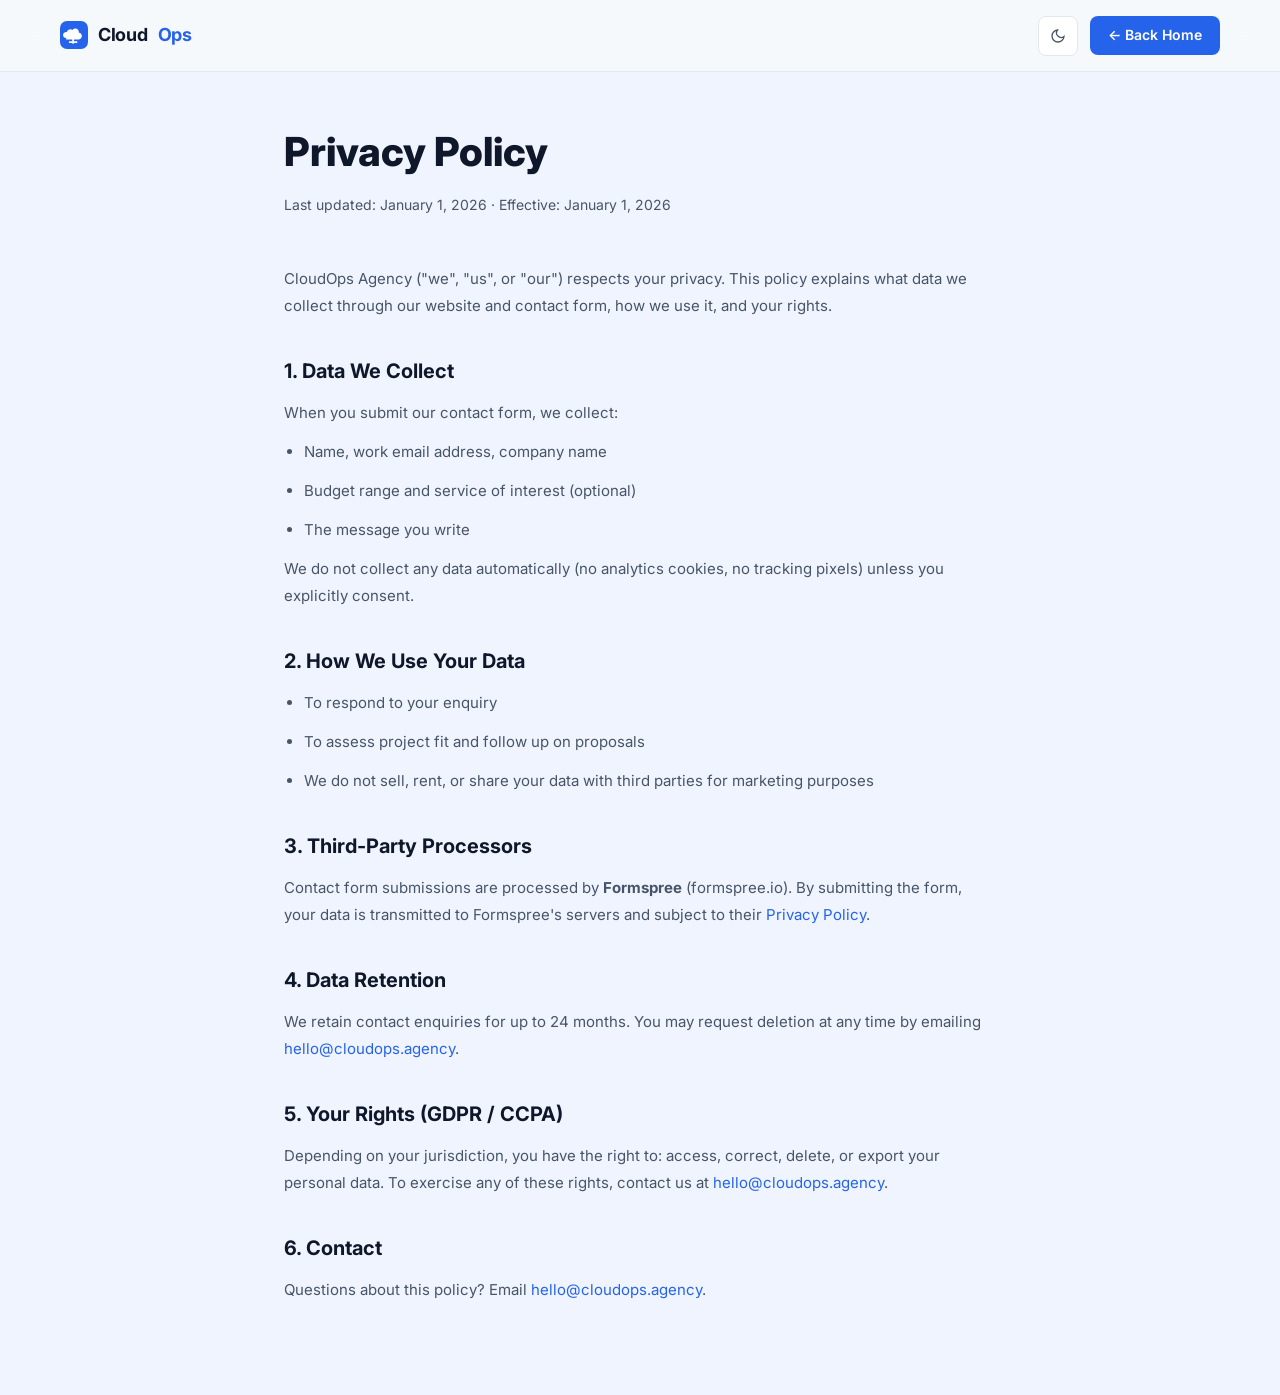
<file: privacy.html>
<!DOCTYPE html>
<html lang="en" data-theme="light">
<head>
  <meta charset="UTF-8">
  <meta name="viewport" content="width=device-width, initial-scale=1.0">
  <title>Privacy Policy — CloudOps Agency</title>
  <meta name="description" content="CloudOps Agency Privacy Policy — how we collect, use, and protect your data.">
  <link rel="preconnect" href="https://fonts.googleapis.com">
  <link rel="preconnect" href="https://fonts.gstatic.com" crossorigin>
  <link href="https://fonts.googleapis.com/css2?family=Inter:wght@400;500;600;700&display=swap" rel="stylesheet">
  <link rel="stylesheet" href="css/style.css">
  <style>
    .prose { max-width: 760px; margin: 0 auto; padding: 120px 24px 80px; }
    .prose h1 { font-size: clamp(28px,4vw,40px); font-weight: 800; margin-bottom: 8px; }
    .prose .meta { font-size: 14px; color: var(--clr-text-2); margin-bottom: 48px; }
    .prose h2 { font-size: 20px; font-weight: 700; margin: 36px 0 12px; }
    .prose p, .prose li { font-size: 15px; color: var(--clr-text-2); line-height: 1.8; margin-bottom: 12px; }
    .prose ul { padding-left: 20px; list-style: disc; }
    .prose a { color: var(--clr-brand); }
  </style>
</head>
<body>
<div class="bg-gradient"></div>

<nav class="nav" role="navigation">
  <a href="index.html" class="nav-logo">
    <svg width="28" height="28" viewBox="0 0 32 32" fill="none"><rect width="32" height="32" rx="8" fill="#2563eb"/><path d="M7 19.5C5.07 19.5 3.5 17.93 3.5 16S5.07 12.5 7 12.5c.3 0 .6.04.88.1C8.5 10.7 10.12 9.5 12 9.5c.87 0 1.67.28 2.32.74C15.07 9.1 16.24 8.5 17.56 8.5c2.18 0 3.94 1.76 3.94 3.94 0 .2-.02.4-.05.59C23.5 13.42 25 15.08 25 17.06 25 19.24 23.24 21 21.06 21H7v-1.5z" fill="white"/><rect x="14" y="19" width="2" height="7" rx="1" fill="white"/><rect x="10" y="23" width="10" height="2" rx="1" fill="white"/></svg>
    Cloud<span>Ops</span>
  </a>
  <div class="nav-actions">
    <button id="themeToggle" class="btn-theme" aria-label="Toggle dark mode">
      <svg class="icon-moon" width="16" height="16" viewBox="0 0 24 24" fill="none" stroke="currentColor" stroke-width="2"><path d="M21 12.79A9 9 0 1 1 11.21 3 7 7 0 0 0 21 12.79z"/></svg>
      <svg class="icon-sun"  width="16" height="16" viewBox="0 0 24 24" fill="none" stroke="currentColor" stroke-width="2"><circle cx="12" cy="12" r="5"/><line x1="12" y1="1" x2="12" y2="3"/><line x1="12" y1="21" x2="12" y2="23"/><line x1="4.22" y1="4.22" x2="5.64" y2="5.64"/><line x1="18.36" y1="18.36" x2="19.78" y2="19.78"/><line x1="1" y1="12" x2="3" y2="12"/><line x1="21" y1="12" x2="23" y2="12"/><line x1="4.22" y1="19.78" x2="5.64" y2="18.36"/><line x1="18.36" y1="5.64" x2="19.78" y2="4.22"/></svg>
    </button>
    <a href="index.html" class="btn-nav">← Back Home</a>
  </div>
</nav>

<div class="prose">
  <h1>Privacy Policy</h1>
  <p class="meta">Last updated: January 1, 2026 · Effective: January 1, 2026</p>

  <p>CloudOps Agency ("we", "us", or "our") respects your privacy. This policy explains what data we collect through our website and contact form, how we use it, and your rights.</p>

  <h2>1. Data We Collect</h2>
  <p>When you submit our contact form, we collect:</p>
  <ul>
    <li>Name, work email address, company name</li>
    <li>Budget range and service of interest (optional)</li>
    <li>The message you write</li>
  </ul>
  <p>We do not collect any data automatically (no analytics cookies, no tracking pixels) unless you explicitly consent.</p>

  <h2>2. How We Use Your Data</h2>
  <ul>
    <li>To respond to your enquiry</li>
    <li>To assess project fit and follow up on proposals</li>
    <li>We do not sell, rent, or share your data with third parties for marketing purposes</li>
  </ul>

  <h2>3. Third-Party Processors</h2>
  <p>Contact form submissions are processed by <strong>Formspree</strong> (formspree.io). By submitting the form, your data is transmitted to Formspree's servers and subject to their <a href="https://formspree.io/legal/privacy-policy/" target="_blank" rel="noopener">Privacy Policy</a>.</p>

  <h2>4. Data Retention</h2>
  <p>We retain contact enquiries for up to 24 months. You may request deletion at any time by emailing <a href="mailto:hello@cloudops.agency">hello@cloudops.agency</a>.</p>

  <h2>5. Your Rights (GDPR / CCPA)</h2>
  <p>Depending on your jurisdiction, you have the right to: access, correct, delete, or export your personal data. To exercise any of these rights, contact us at <a href="mailto:hello@cloudops.agency">hello@cloudops.agency</a>.</p>

  <h2>6. Contact</h2>
  <p>Questions about this policy? Email <a href="mailto:hello@cloudops.agency">hello@cloudops.agency</a>.</p>
</div>

<script src="js/main.js"></script>
</body>
</html>
</file>
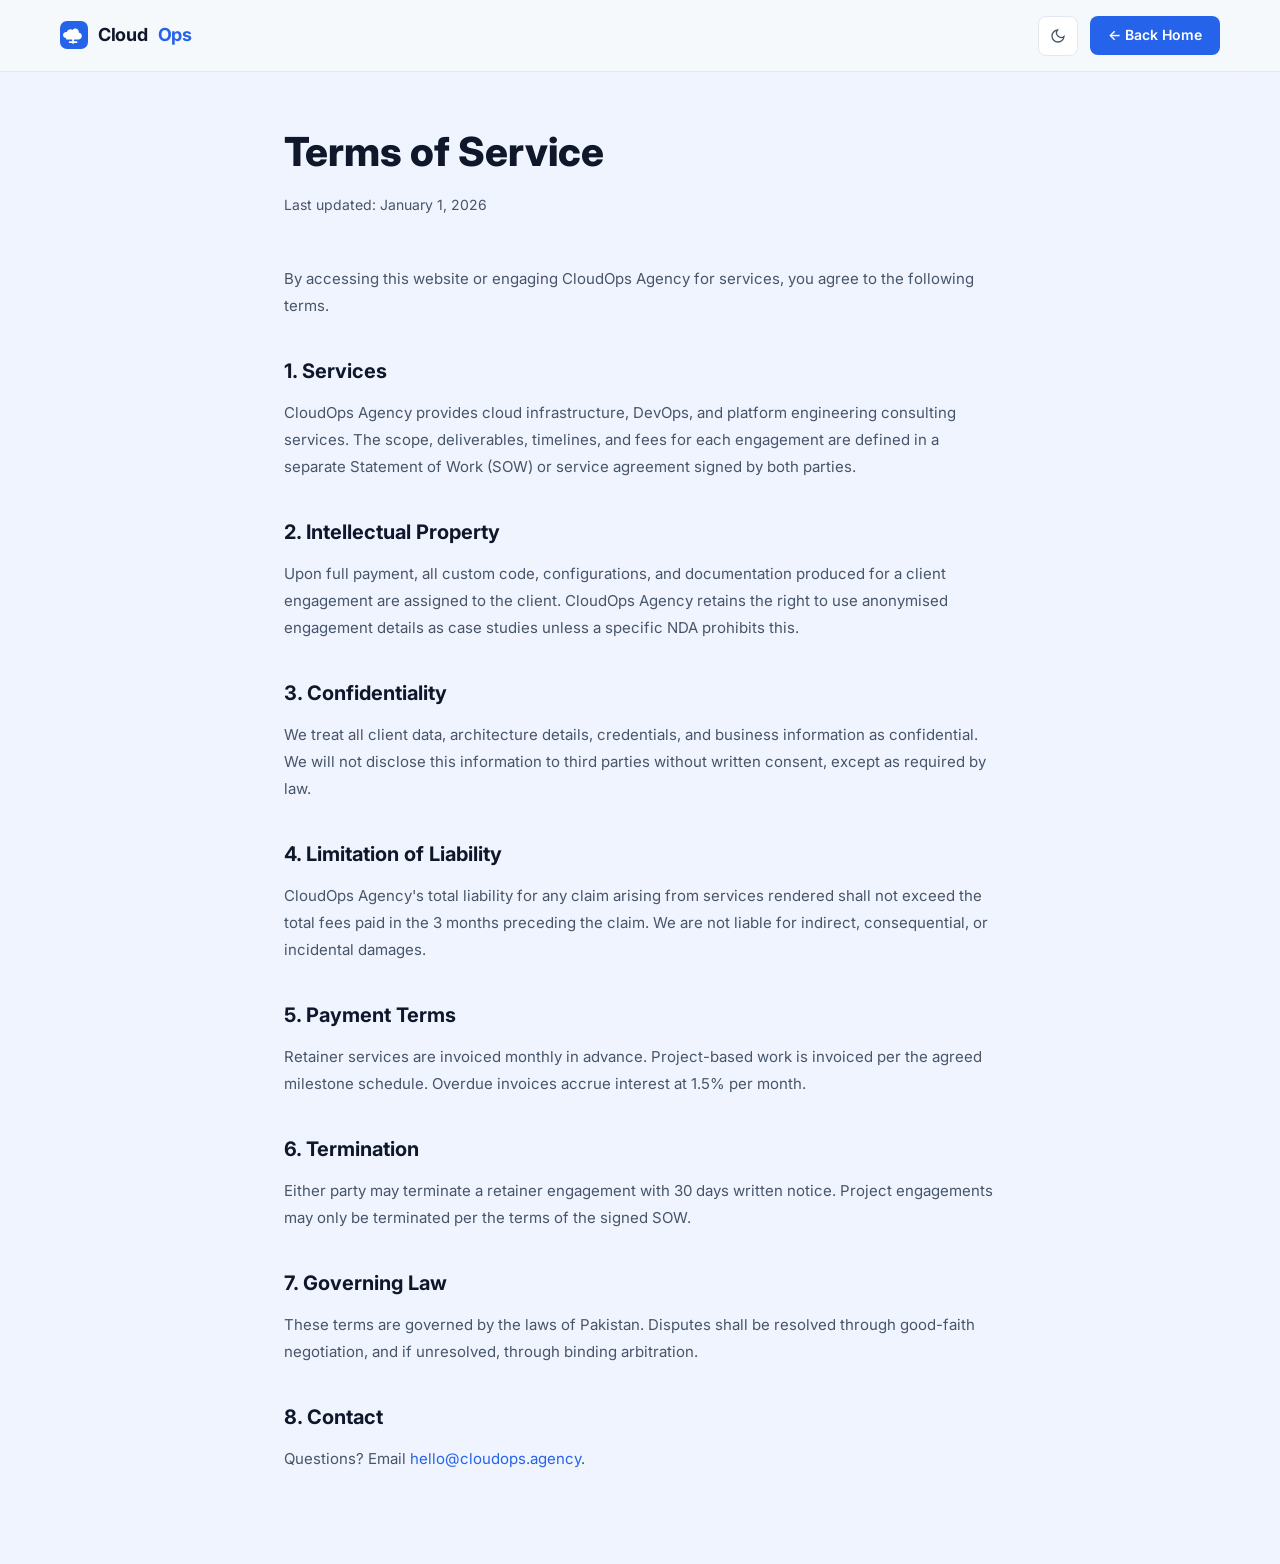
<file: terms.html>
<!DOCTYPE html>
<html lang="en" data-theme="light">
<head>
  <meta charset="UTF-8">
  <meta name="viewport" content="width=device-width, initial-scale=1.0">
  <title>Terms of Service — CloudOps Agency</title>
  <meta name="description" content="CloudOps Agency Terms of Service.">
  <link rel="preconnect" href="https://fonts.googleapis.com">
  <link rel="preconnect" href="https://fonts.gstatic.com" crossorigin>
  <link href="https://fonts.googleapis.com/css2?family=Inter:wght@400;500;600;700&display=swap" rel="stylesheet">
  <link rel="stylesheet" href="css/style.css">
  <style>
    .prose { max-width: 760px; margin: 0 auto; padding: 120px 24px 80px; }
    .prose h1 { font-size: clamp(28px,4vw,40px); font-weight: 800; margin-bottom: 8px; }
    .prose .meta { font-size: 14px; color: var(--clr-text-2); margin-bottom: 48px; }
    .prose h2 { font-size: 20px; font-weight: 700; margin: 36px 0 12px; }
    .prose p, .prose li { font-size: 15px; color: var(--clr-text-2); line-height: 1.8; margin-bottom: 12px; }
    .prose ul { padding-left: 20px; list-style: disc; }
    .prose a { color: var(--clr-brand); }
  </style>
</head>
<body>
<div class="bg-gradient"></div>

<nav class="nav" role="navigation">
  <a href="index.html" class="nav-logo">
    <svg width="28" height="28" viewBox="0 0 32 32" fill="none"><rect width="32" height="32" rx="8" fill="#2563eb"/><path d="M7 19.5C5.07 19.5 3.5 17.93 3.5 16S5.07 12.5 7 12.5c.3 0 .6.04.88.1C8.5 10.7 10.12 9.5 12 9.5c.87 0 1.67.28 2.32.74C15.07 9.1 16.24 8.5 17.56 8.5c2.18 0 3.94 1.76 3.94 3.94 0 .2-.02.4-.05.59C23.5 13.42 25 15.08 25 17.06 25 19.24 23.24 21 21.06 21H7v-1.5z" fill="white"/><rect x="14" y="19" width="2" height="7" rx="1" fill="white"/><rect x="10" y="23" width="10" height="2" rx="1" fill="white"/></svg>
    Cloud<span>Ops</span>
  </a>
  <div class="nav-actions">
    <button id="themeToggle" class="btn-theme" aria-label="Toggle dark mode">
      <svg class="icon-moon" width="16" height="16" viewBox="0 0 24 24" fill="none" stroke="currentColor" stroke-width="2"><path d="M21 12.79A9 9 0 1 1 11.21 3 7 7 0 0 0 21 12.79z"/></svg>
      <svg class="icon-sun"  width="16" height="16" viewBox="0 0 24 24" fill="none" stroke="currentColor" stroke-width="2"><circle cx="12" cy="12" r="5"/><line x1="12" y1="1" x2="12" y2="3"/><line x1="12" y1="21" x2="12" y2="23"/></svg>
    </button>
    <a href="index.html" class="btn-nav">← Back Home</a>
  </div>
</nav>

<div class="prose">
  <h1>Terms of Service</h1>
  <p class="meta">Last updated: January 1, 2026</p>

  <p>By accessing this website or engaging CloudOps Agency for services, you agree to the following terms.</p>

  <h2>1. Services</h2>
  <p>CloudOps Agency provides cloud infrastructure, DevOps, and platform engineering consulting services. The scope, deliverables, timelines, and fees for each engagement are defined in a separate Statement of Work (SOW) or service agreement signed by both parties.</p>

  <h2>2. Intellectual Property</h2>
  <p>Upon full payment, all custom code, configurations, and documentation produced for a client engagement are assigned to the client. CloudOps Agency retains the right to use anonymised engagement details as case studies unless a specific NDA prohibits this.</p>

  <h2>3. Confidentiality</h2>
  <p>We treat all client data, architecture details, credentials, and business information as confidential. We will not disclose this information to third parties without written consent, except as required by law.</p>

  <h2>4. Limitation of Liability</h2>
  <p>CloudOps Agency's total liability for any claim arising from services rendered shall not exceed the total fees paid in the 3 months preceding the claim. We are not liable for indirect, consequential, or incidental damages.</p>

  <h2>5. Payment Terms</h2>
  <p>Retainer services are invoiced monthly in advance. Project-based work is invoiced per the agreed milestone schedule. Overdue invoices accrue interest at 1.5% per month.</p>

  <h2>6. Termination</h2>
  <p>Either party may terminate a retainer engagement with 30 days written notice. Project engagements may only be terminated per the terms of the signed SOW.</p>

  <h2>7. Governing Law</h2>
  <p>These terms are governed by the laws of Pakistan. Disputes shall be resolved through good-faith negotiation, and if unresolved, through binding arbitration.</p>

  <h2>8. Contact</h2>
  <p>Questions? Email <a href="mailto:hello@cloudops.agency">hello@cloudops.agency</a>.</p>
</div>

<script src="js/main.js"></script>
</body>
</html>
</file>
<file: css/style.css>
/* ============================================================
   CLOUDOPS AGENCY — ENTERPRISE STYLESHEET
   ============================================================ */

/* ── CSS VARIABLES ────────────────────────────────────────── */
:root {
  --clr-brand:       #2563eb;
  --clr-brand-dark:  #1d4ed8;
  --clr-brand-light: #dbeafe;
  --clr-accent:      #06b6d4;
  --clr-success:     #10b981;

  --clr-bg:          #f8fafc;
  --clr-surface:     #ffffff;
  --clr-surface-2:   #f1f5f9;
  --clr-border:      #e2e8f0;

  --clr-text:        #0f172a;
  --clr-text-2:      #475569;
  --clr-text-3:      #94a3b8;

  --clr-blob-1:      #60a5fa;
  --clr-blob-2:      #34d399;
  --clr-blob-3:      #fbbf24;

  --radius-sm:   8px;
  --radius-md:   12px;
  --radius-lg:   16px;
  --radius-xl:   24px;

  --shadow-sm:  0 1px 3px rgba(0,0,0,.06), 0 1px 2px rgba(0,0,0,.04);
  --shadow-md:  0 4px 16px rgba(0,0,0,.08);
  --shadow-lg:  0 12px 40px rgba(0,0,0,.12);
  --shadow-xl:  0 24px 60px rgba(0,0,0,.16);

  --font-sans: 'Inter', system-ui, -apple-system, sans-serif;

  --transition: 0.3s ease;
  --transition-slow: 0.6s cubic-bezier(.22,1,.36,1);
}

[data-theme="dark"] {
  --clr-bg:        #020817;
  --clr-surface:   #0f172a;
  --clr-surface-2: #1e293b;
  --clr-border:    #1e293b;

  --clr-text:      #f1f5f9;
  --clr-text-2:    #94a3b8;
  --clr-text-3:    #475569;

  --clr-blob-1:    #1d4ed8;
  --clr-blob-2:    #065f46;
  --clr-blob-3:    #92400e;

  --shadow-sm:  0 1px 3px rgba(0,0,0,.3);
  --shadow-md:  0 4px 16px rgba(0,0,0,.4);
  --shadow-lg:  0 12px 40px rgba(0,0,0,.5);
}

/* ── RESET ────────────────────────────────────────────────── */
*, *::before, *::after { margin: 0; padding: 0; box-sizing: border-box; }

html { scroll-behavior: smooth; font-size: 16px; }

body {
  font-family: var(--font-sans);
  background: var(--clr-bg);
  color: var(--clr-text);
  overflow-x: hidden;
  line-height: 1.6;
  transition: background var(--transition), color var(--transition);
}

img { max-width: 100%; display: block; }
a { color: inherit; text-decoration: none; }
ul { list-style: none; }
button { font-family: inherit; cursor: pointer; }

/* ── PAGE BODY BACKGROUND ─────────────────────────────────── */
body {
  background: #f0f4ff;
}
[data-theme="dark"] body {
  background: #060b18;
}

/* ── NAVIGATION ───────────────────────────────────────────── */
.nav {
  position: fixed;
  top: 0; left: 0; right: 0;
  display: flex;
  align-items: center;
  justify-content: space-between;
  padding: 0 60px;
  height: 72px;
  background: rgba(248,250,252,0.8);
  backdrop-filter: blur(16px);
  -webkit-backdrop-filter: blur(16px);
  border-bottom: 1px solid var(--clr-border);
  z-index: 100;
  transition: background var(--transition), border-color var(--transition);
}
[data-theme="dark"] .nav {
  background: rgba(2,8,23,0.85);
}

.nav-logo {
  display: flex;
  align-items: center;
  gap: 10px;
  font-weight: 700;
  font-size: 18px;
  color: var(--clr-text);
  letter-spacing: -0.3px;
}
.nav-logo svg { flex-shrink: 0; }
.nav-logo span { color: var(--clr-brand); }

.nav-links {
  display: flex;
  align-items: center;
  gap: 8px;
}
.nav-links a {
  padding: 6px 12px;
  border-radius: var(--radius-sm);
  font-size: 14px;
  font-weight: 500;
  color: var(--clr-text-2);
  transition: color var(--transition), background var(--transition);
}
.nav-links a:hover,
.nav-links a.active {
  color: var(--clr-brand);
  background: var(--clr-brand-light);
}
[data-theme="dark"] .nav-links a:hover,
[data-theme="dark"] .nav-links a.active {
  background: rgba(37,99,235,0.15);
}

.nav-actions {
  display: flex;
  align-items: center;
  gap: 12px;
}

.btn-theme {
  width: 40px;
  height: 40px;
  border-radius: var(--radius-sm);
  border: 1px solid var(--clr-border);
  background: var(--clr-surface);
  color: var(--clr-text-2);
  display: flex;
  align-items: center;
  justify-content: center;
  transition: all var(--transition);
}
.btn-theme:hover { border-color: var(--clr-brand); color: var(--clr-brand); }
.btn-theme .icon-moon { display: block; }
.btn-theme .icon-sun  { display: none; }
[data-theme="dark"] .btn-theme .icon-moon { display: none; }
[data-theme="dark"] .btn-theme .icon-sun  { display: block; }

.btn-nav {
  padding: 8px 18px;
  background: var(--clr-brand);
  color: white;
  border: none;
  border-radius: var(--radius-sm);
  font-size: 14px;
  font-weight: 600;
  transition: background var(--transition), transform var(--transition);
}
.btn-nav:hover { background: var(--clr-brand-dark); transform: translateY(-1px); }

.hamburger {
  display: none;
  flex-direction: column;
  gap: 5px;
  width: 40px; height: 40px;
  align-items: center;
  justify-content: center;
  background: none;
  border: 1px solid var(--clr-border);
  border-radius: var(--radius-sm);
}
.hamburger span {
  display: block;
  width: 18px; height: 2px;
  background: var(--clr-text);
  border-radius: 2px;
  transition: all var(--transition);
}
.hamburger.open span:nth-child(1) { transform: translateY(7px) rotate(45deg); }
.hamburger.open span:nth-child(2) { opacity: 0; }
.hamburger.open span:nth-child(3) { transform: translateY(-7px) rotate(-45deg); }

.mobile-menu {
  display: none;
  position: fixed;
  top: 72px; left: 0; right: 0;
  background: var(--clr-surface);
  border-bottom: 1px solid var(--clr-border);
  padding: 20px 24px;
  z-index: 99;
  flex-direction: column;
  gap: 4px;
}
.mobile-menu.open { display: flex; }
.mobile-menu a {
  padding: 12px 16px;
  border-radius: var(--radius-sm);
  font-weight: 500;
  color: var(--clr-text-2);
  transition: all var(--transition);
}
.mobile-menu a:hover { background: var(--clr-surface-2); color: var(--clr-brand); }
.mobile-menu .btn-nav { margin-top: 8px; text-align: center; }

/* ── SHARED UTILITIES ─────────────────────────────────────── */
.section {
  max-width: 1140px;
  margin: 0 auto;
  padding: 100px 24px;
}

.section-tag {
  display: inline-flex;
  align-items: center;
  gap: 6px;
  background: var(--clr-brand-light);
  color: var(--clr-brand);
  font-size: 12px;
  font-weight: 600;
  letter-spacing: 0.8px;
  text-transform: uppercase;
  padding: 4px 12px;
  border-radius: 99px;
  margin-bottom: 16px;
}
[data-theme="dark"] .section-tag { background: rgba(37,99,235,0.15); }

.section-title {
  font-size: clamp(28px, 4vw, 40px);
  font-weight: 700;
  letter-spacing: -0.5px;
  line-height: 1.2;
  margin-bottom: 14px;
}

.section-sub {
  font-size: 17px;
  color: var(--clr-text-2);
  max-width: 560px;
  line-height: 1.7;
}

.grid-2 { display: grid; grid-template-columns: repeat(2, 1fr); gap: 24px; }
.grid-3 { display: grid; grid-template-columns: repeat(3, 1fr); gap: 24px; }
.grid-4 { display: grid; grid-template-columns: repeat(4, 1fr); gap: 24px; }
.grid-auto { display: grid; grid-template-columns: repeat(auto-fit, minmax(260px,1fr)); gap: 24px; }

/* Scroll reveal */
.reveal {
  opacity: 0;
  transform: translateY(40px);
  transition: opacity 0.7s var(--transition-slow), transform 0.7s var(--transition-slow);
}
.reveal.visible { opacity: 1; transform: translateY(0); }
.reveal-delay-1 { transition-delay: 0.1s; }
.reveal-delay-2 { transition-delay: 0.2s; }
.reveal-delay-3 { transition-delay: 0.3s; }
.reveal-delay-4 { transition-delay: 0.4s; }

/* ── HERO ─────────────────────────────────────────────────── */
.hero {
  min-height: 100vh;
  display: flex;
  flex-direction: column;
  align-items: center;
  justify-content: center;
  text-align: center;
  padding: 120px 24px 120px;
  position: relative;
  overflow: hidden;
}

/* ── HERO DARK BACKGROUND ───────────────────────────────── */

/* The hero itself becomes a dark full-screen section */
.hero {
  background: #04091a;
  color: #f1f5f9;
  isolation: isolate; /* own compositing layer — fixes mix-blend-mode inheritance */
}

.hero-bg {
  position: absolute;
  inset: 0;
  z-index: 0;
  pointer-events: none;
  overflow: hidden;
}

/* Layer 1: aurora colour blobs */
.hero-bg::before {
  content: '';
  position: absolute;
  inset: 0;
  background:
    radial-gradient(ellipse 70%  55% at 10%  25%, rgba(37,99,235,0.55)  0%, transparent 55%),
    radial-gradient(ellipse 55%  45% at 88%  15%, rgba(6,182,212,0.45)  0%, transparent 50%),
    radial-gradient(ellipse 65%  50% at 50% 105%, rgba(109,40,217,0.35) 0%, transparent 55%),
    radial-gradient(ellipse 45%  35% at 75%  70%, rgba(16,185,129,0.2)  0%, transparent 45%);
  animation: heroBgPulse 14s ease-in-out infinite alternate;
}

/* Layer 2: dot-grid */
.hero-bg::after {
  content: '';
  position: absolute;
  inset: 0;
  background-image: radial-gradient(circle, rgba(255,255,255,0.1) 1px, transparent 1px);
  background-size: 30px 30px;
  -webkit-mask-image: radial-gradient(ellipse 80% 70% at 50% 40%, black 30%, transparent 80%);
  mask-image:         radial-gradient(ellipse 80% 70% at 50% 40%, black 30%, transparent 80%);
}

/* Spotlight glow */
.hero-spotlight {
  position: absolute;
  top: 38%;
  left: 50%;
  transform: translate(-50%, -50%);
  width: 800px;
  height: 500px;
  border-radius: 50%;
  background: radial-gradient(ellipse, rgba(37,99,235,0.22) 0%, rgba(6,182,212,0.08) 40%, transparent 70%);
  animation: spotPulse 6s ease-in-out infinite;
  pointer-events: none;
  z-index: 0;
}

/* Horizontal beam at top */
.hero-beam {
  position: absolute;
  top: 0; left: 0; right: 0;
  height: 1px;
  background: linear-gradient(90deg,
    transparent 0%,
    rgba(96,165,250,0.6) 25%,
    rgba(6,182,212,0.8)  50%,
    rgba(96,165,250,0.6) 75%,
    transparent 100%);
  animation: beamSlide 5s ease-in-out infinite alternate;
  pointer-events: none;
}

/* Bottom fade — blends into page body */
.hero::after {
  content: '';
  position: absolute;
  bottom: 0; left: 0; right: 0;
  height: 160px;
  background: linear-gradient(to bottom, transparent, #f0f4ff);
  pointer-events: none;
  z-index: 1;
}
[data-theme="dark"] .hero::after {
  background: linear-gradient(to bottom, transparent, #060b18);
}

@keyframes heroBgPulse {
  0%   { filter: hue-rotate(0deg)   brightness(1);    }
  50%  { filter: hue-rotate(15deg)  brightness(1.15); }
  100% { filter: hue-rotate(-10deg) brightness(0.9);  }
}
@keyframes spotPulse {
  0%, 100% { opacity: 0.7; transform: translate(-50%,-50%) scale(1);    }
  50%       { opacity: 1;   transform: translate(-50%,-50%) scale(1.15); }
}
@keyframes beamSlide {
  0%   { opacity: 0.5; transform: scaleX(0.6) translateX(-10%); }
  100% { opacity: 1;   transform: scaleX(1)   translateX(0); }
}

/* Dark-mode adjustments (already dark, just tweak blobs) */
[data-theme="dark"] .hero { background: #020817; }
[data-theme="dark"] .hero-bg::before {
  background:
    radial-gradient(ellipse 70%  55% at 10%  25%, rgba(37,99,235,0.4)   0%, transparent 55%),
    radial-gradient(ellipse 55%  45% at 88%  15%, rgba(6,182,212,0.3)   0%, transparent 50%),
    radial-gradient(ellipse 65%  50% at 50% 105%, rgba(109,40,217,0.25) 0%, transparent 55%),
    radial-gradient(ellipse 45%  35% at 75%  70%, rgba(16,185,129,0.15) 0%, transparent 45%);
}

.hero-badge {
  display: inline-flex;
  align-items: center;
  gap: 8px;
  background: rgba(255,255,255,0.07);
  border: 1px solid rgba(255,255,255,0.15);
  padding: 6px 14px 6px 8px;
  border-radius: 99px;
  font-size: 13px;
  font-weight: 500;
  color: rgba(255,255,255,0.7);
  margin-bottom: 28px;
  box-shadow: 0 0 20px rgba(37,99,235,0.2);
  backdrop-filter: blur(8px);
  position: relative;
  z-index: 10;
  opacity: 0;
  transform: translateY(20px);
  transition: opacity 0.6s ease, transform 0.6s ease;
}
.hero-badge .dot {
  width: 20px; height: 20px;
  background: var(--clr-success);
  border-radius: 50%;
  display: flex;
  align-items: center;
  justify-content: center;
  font-size: 10px;
}

.hero h1 {
  font-size: clamp(40px, 7vw, 76px);
  font-weight: 800;
  letter-spacing: -2px;
  line-height: 1.1;
  max-width: 820px;
  opacity: 0;
  transform: translateY(30px);
  transition: opacity 0.7s ease 0.15s, transform 0.7s ease 0.15s;
  position: relative;
  z-index: 10;
  color: #ffffff;
}

.hero-sub {
  margin-top: 20px;
  font-size: clamp(16px, 2vw, 19px);
  color: rgba(255,255,255,0.6);
  max-width: 520px;
  line-height: 1.7;
  opacity: 0;
  transform: translateY(30px);
  transition: opacity 0.7s ease 0.3s, transform 0.7s ease 0.3s;
  position: relative;
  z-index: 10;
}

.hero-ctas {
  margin-top: 36px;
  display: flex;
  gap: 14px;
  flex-wrap: wrap;
  justify-content: center;
  opacity: 0;
  transform: translateY(30px);
  transition: opacity 0.7s ease 0.45s, transform 0.7s ease 0.45s;
  position: relative;
  z-index: 10;
}

.btn-primary {
  display: inline-flex;
  align-items: center;
  gap: 8px;
  padding: 14px 28px;
  background: var(--clr-brand);
  color: white;
  border: none;
  border-radius: var(--radius-md);
  font-size: 15px;
  font-weight: 600;
  transition: all var(--transition);
  box-shadow: 0 4px 14px rgba(37,99,235,0.35);
}
.btn-primary:hover { background: var(--clr-brand-dark); transform: translateY(-2px); box-shadow: 0 8px 20px rgba(37,99,235,0.4); }

.btn-secondary {
  display: inline-flex;
  align-items: center;
  gap: 8px;
  padding: 14px 28px;
  background: var(--clr-surface);
  color: var(--clr-text);
  border: 1px solid var(--clr-border);
  border-radius: var(--radius-md);
  font-size: 15px;
  font-weight: 600;
  transition: all var(--transition);
}
.btn-secondary:hover { border-color: var(--clr-brand); color: var(--clr-brand); transform: translateY(-2px); box-shadow: var(--shadow-md); }

.hero-loaded .hero-badge,
.hero-loaded .hero h1,
.hero-loaded .hero-sub,
.hero-loaded .hero-ctas { opacity: 1; transform: translateY(0); }

/* ── TRUSTED BY ───────────────────────────────────────────── */
.trusted {
  padding: 60px 24px 60px;
  text-align: center;
  background: var(--clr-bg);
  position: relative;
  z-index: 2;
}
.trusted-label {
  font-size: 12px;
  font-weight: 600;
  letter-spacing: 1px;
  text-transform: uppercase;
  color: var(--clr-text-3);
  margin-bottom: 24px;
}
.trusted-logos {
  display: flex;
  align-items: center;
  justify-content: center;
  gap: 40px;
  flex-wrap: wrap;
}
.trusted-logo {
  font-size: 14px;
  font-weight: 700;
  color: var(--clr-text-3);
  letter-spacing: 0.5px;
  transition: color var(--transition);
  opacity: 0.6;
}
.trusted-logo:hover { opacity: 1; color: var(--clr-brand); }

/* ── STATS BAR ────────────────────────────────────────────── */
.stats-bar {
  background: var(--clr-brand);
  padding: 40px 24px;
}
.stats-inner {
  max-width: 1140px;
  margin: 0 auto;
  display: grid;
  grid-template-columns: repeat(4, 1fr);
  gap: 24px;
  text-align: center;
}
.stat-item { color: white; }
.stat-number {
  font-size: clamp(32px, 4vw, 48px);
  font-weight: 800;
  letter-spacing: -1px;
  line-height: 1;
}
.stat-suffix { font-size: 24px; font-weight: 800; }
.stat-label {
  font-size: 14px;
  opacity: 0.8;
  margin-top: 6px;
  font-weight: 500;
}

/* ── SERVICES ─────────────────────────────────────────────── */
.service-card {
  background: var(--clr-surface);
  border: 1px solid var(--clr-border);
  border-radius: var(--radius-lg);
  padding: 28px;
  transition: all var(--transition);
  box-shadow: var(--shadow-sm);
}
.service-card:hover {
  border-color: var(--clr-brand);
  transform: translateY(-6px);
  box-shadow: var(--shadow-lg);
}
.service-icon {
  width: 48px; height: 48px;
  background: var(--clr-brand-light);
  border-radius: var(--radius-md);
  display: flex;
  align-items: center;
  justify-content: center;
  margin-bottom: 18px;
  transition: background var(--transition);
}
[data-theme="dark"] .service-icon { background: rgba(37,99,235,0.15); }
.service-card:hover .service-icon { background: var(--clr-brand); }
.service-icon svg { color: var(--clr-brand); transition: color var(--transition); }
.service-card:hover .service-icon svg { color: white; }
.service-card h3 { font-size: 17px; font-weight: 700; margin-bottom: 8px; }
.service-card p { font-size: 14px; color: var(--clr-text-2); line-height: 1.7; }
.service-tags { display: flex; flex-wrap: wrap; gap: 6px; margin-top: 14px; }
.tag {
  font-size: 11px;
  font-weight: 600;
  padding: 3px 8px;
  border-radius: 99px;
  background: var(--clr-surface-2);
  color: var(--clr-text-2);
  border: 1px solid var(--clr-border);
}

/* ── ABOUT ────────────────────────────────────────────────── */
.about-grid {
  display: grid;
  grid-template-columns: 1fr 1fr;
  gap: 64px;
  align-items: center;
}
.about-visual {
  position: relative;
}
.about-img-wrap {
  background: var(--clr-surface);
  border: 1px solid var(--clr-border);
  border-radius: var(--radius-xl);
  padding: 40px;
  text-align: center;
  box-shadow: var(--shadow-md);
}
.about-img-placeholder {
  width: 120px; height: 120px;
  background: linear-gradient(135deg, var(--clr-brand), var(--clr-accent));
  border-radius: 50%;
  margin: 0 auto 20px;
  display: flex;
  align-items: center;
  justify-content: center;
  font-size: 48px;
}
.about-img-wrap h3 { font-size: 20px; font-weight: 700; }
.about-img-wrap p  { font-size: 14px; color: var(--clr-text-2); margin-top: 4px; }

.about-card {
  position: absolute;
  background: var(--clr-surface);
  border: 1px solid var(--clr-border);
  border-radius: var(--radius-md);
  padding: 12px 16px;
  font-size: 13px;
  font-weight: 600;
  box-shadow: var(--shadow-lg);
  display: flex;
  align-items: center;
  gap: 8px;
}
.about-card-1 { bottom: -16px; left: -16px; }
.about-card-2 { top: -16px; right: -16px; }
.about-card .dot { width: 8px; height: 8px; border-radius: 50%; background: var(--clr-success); }

.about-content p { font-size: 16px; color: var(--clr-text-2); line-height: 1.8; margin-bottom: 16px; }
.about-values {
  display: grid;
  grid-template-columns: 1fr 1fr;
  gap: 12px;
  margin-top: 28px;
}
.about-value {
  display: flex;
  align-items: flex-start;
  gap: 10px;
  padding: 14px;
  background: var(--clr-surface);
  border: 1px solid var(--clr-border);
  border-radius: var(--radius-md);
  font-size: 14px;
}
.about-value .icon { font-size: 18px; flex-shrink: 0; }
.about-value strong { display: block; font-weight: 600; font-size: 13px; }
.about-value span { font-size: 12px; color: var(--clr-text-2); }

/* ── TECH STACK ───────────────────────────────────────────── */
.tech-grid {
  display: flex;
  flex-wrap: wrap;
  gap: 12px;
  margin-top: 40px;
}
.tech-badge {
  display: flex;
  align-items: center;
  gap: 8px;
  padding: 10px 16px;
  background: var(--clr-surface);
  border: 1px solid var(--clr-border);
  border-radius: var(--radius-md);
  font-size: 13px;
  font-weight: 600;
  color: var(--clr-text-2);
  transition: all var(--transition);
  box-shadow: var(--shadow-sm);
}
.tech-badge:hover { border-color: var(--clr-brand); color: var(--clr-brand); transform: translateY(-2px); box-shadow: var(--shadow-md); }
.tech-badge .tech-dot {
  width: 10px; height: 10px;
  border-radius: 50%;
  flex-shrink: 0;
}

/* ── PROJECTS ─────────────────────────────────────────────── */
.project-card {
  background: var(--clr-surface);
  border: 1px solid var(--clr-border);
  border-radius: var(--radius-lg);
  overflow: hidden;
  transition: all var(--transition);
  box-shadow: var(--shadow-sm);
}
.project-card:hover { transform: translateY(-6px); box-shadow: var(--shadow-xl); border-color: var(--clr-brand); }
.project-banner {
  height: 160px;
  display: flex;
  align-items: center;
  justify-content: center;
  font-size: 48px;
}
.project-body { padding: 24px; }
.project-industry {
  font-size: 11px;
  font-weight: 700;
  letter-spacing: 0.8px;
  text-transform: uppercase;
  color: var(--clr-brand);
  margin-bottom: 8px;
}
.project-body h3 { font-size: 18px; font-weight: 700; margin-bottom: 10px; }
.project-body p  { font-size: 14px; color: var(--clr-text-2); line-height: 1.7; margin-bottom: 16px; }
.project-outcomes { display: flex; flex-direction: column; gap: 6px; margin-bottom: 16px; }
.outcome {
  display: flex;
  align-items: center;
  gap: 8px;
  font-size: 13px;
  font-weight: 600;
  color: var(--clr-success);
}
.outcome::before { content: "↑"; font-weight: 900; }
.project-stack { display: flex; flex-wrap: wrap; gap: 6px; }

/* ── TESTIMONIALS ─────────────────────────────────────────── */
.testimonial-card {
  background: var(--clr-surface);
  border: 1px solid var(--clr-border);
  border-radius: var(--radius-lg);
  padding: 28px;
  box-shadow: var(--shadow-sm);
  transition: all var(--transition);
}
.testimonial-card:hover { box-shadow: var(--shadow-lg); transform: translateY(-4px); }
.stars { color: #f59e0b; font-size: 16px; margin-bottom: 16px; letter-spacing: 2px; }
.testimonial-card blockquote {
  font-size: 15px;
  line-height: 1.8;
  color: var(--clr-text-2);
  font-style: italic;
  margin-bottom: 20px;
}
.testimonial-author { display: flex; align-items: center; gap: 12px; }
.author-avatar {
  width: 44px; height: 44px;
  border-radius: 50%;
  background: linear-gradient(135deg, var(--clr-brand), var(--clr-accent));
  display: flex;
  align-items: center;
  justify-content: center;
  color: white;
  font-weight: 700;
  font-size: 16px;
  flex-shrink: 0;
}
.author-name { font-size: 14px; font-weight: 700; }
.author-title { font-size: 13px; color: var(--clr-text-2); }

/* ── PRICING ──────────────────────────────────────────────── */
.pricing-card {
  background: var(--clr-surface);
  border: 1px solid var(--clr-border);
  border-radius: var(--radius-lg);
  padding: 32px;
  position: relative;
  transition: all var(--transition);
  box-shadow: var(--shadow-sm);
}
.pricing-card.featured {
  border-color: var(--clr-brand);
  box-shadow: 0 0 0 3px rgba(37,99,235,0.12), var(--shadow-lg);
}
.pricing-badge {
  position: absolute;
  top: -12px; left: 50%;
  transform: translateX(-50%);
  background: var(--clr-brand);
  color: white;
  font-size: 11px;
  font-weight: 700;
  letter-spacing: 0.6px;
  padding: 4px 14px;
  border-radius: 99px;
  white-space: nowrap;
}
.pricing-card h3 { font-size: 17px; font-weight: 700; margin-bottom: 6px; }
.pricing-card .price {
  font-size: 40px;
  font-weight: 800;
  letter-spacing: -1px;
  color: var(--clr-brand);
  margin: 16px 0 4px;
  line-height: 1;
}
.pricing-card .price span { font-size: 16px; font-weight: 600; color: var(--clr-text-2); }
.pricing-desc { font-size: 14px; color: var(--clr-text-2); margin-bottom: 24px; }
.pricing-features { display: flex; flex-direction: column; gap: 10px; margin-bottom: 28px; }
.pricing-features li {
  display: flex;
  align-items: flex-start;
  gap: 10px;
  font-size: 14px;
  color: var(--clr-text-2);
}
.pricing-features li::before {
  content: "✓";
  color: var(--clr-success);
  font-weight: 700;
  flex-shrink: 0;
}
.btn-pricing {
  width: 100%;
  padding: 12px;
  border-radius: var(--radius-sm);
  font-size: 14px;
  font-weight: 600;
  border: 2px solid var(--clr-brand);
  background: transparent;
  color: var(--clr-brand);
  transition: all var(--transition);
}
.btn-pricing:hover, .pricing-card.featured .btn-pricing {
  background: var(--clr-brand);
  color: white;
}

/* ── CERTIFICATIONS ───────────────────────────────────────── */
.certs-grid {
  display: flex;
  flex-wrap: wrap;
  gap: 16px;
  margin-top: 40px;
}
.cert-card {
  display: flex;
  align-items: center;
  gap: 14px;
  padding: 16px 20px;
  background: var(--clr-surface);
  border: 1px solid var(--clr-border);
  border-radius: var(--radius-md);
  box-shadow: var(--shadow-sm);
  transition: all var(--transition);
}
.cert-card:hover { border-color: var(--clr-brand); transform: translateY(-2px); box-shadow: var(--shadow-md); }
.cert-icon {
  width: 40px; height: 40px;
  border-radius: var(--radius-sm);
  display: flex;
  align-items: center;
  justify-content: center;
  font-size: 22px;
  flex-shrink: 0;
}
.cert-name { font-size: 14px; font-weight: 700; }
.cert-issuer { font-size: 12px; color: var(--clr-text-2); }

/* ── CONTACT ──────────────────────────────────────────────── */
.contact-grid {
  display: grid;
  grid-template-columns: 1fr 1.4fr;
  gap: 40px;
  align-items: start;
}
.contact-info { display: flex; flex-direction: column; gap: 16px; }
.contact-card {
  display: flex;
  align-items: flex-start;
  gap: 14px;
  padding: 20px;
  background: var(--clr-surface);
  border: 1px solid var(--clr-border);
  border-radius: var(--radius-md);
  box-shadow: var(--shadow-sm);
}
.contact-icon {
  width: 40px; height: 40px;
  background: var(--clr-brand-light);
  border-radius: var(--radius-sm);
  display: flex;
  align-items: center;
  justify-content: center;
  flex-shrink: 0;
}
[data-theme="dark"] .contact-icon { background: rgba(37,99,235,0.15); }
.contact-icon svg { color: var(--clr-brand); }
.contact-card-label { font-size: 12px; font-weight: 600; color: var(--clr-text-2); margin-bottom: 2px; text-transform: uppercase; letter-spacing: 0.5px; }
.contact-card-value { font-size: 14px; font-weight: 600; }
.contact-card-value a { color: var(--clr-text); transition: color var(--transition); }
.contact-card-value a:hover { color: var(--clr-brand); }

.contact-form-wrap {
  background: var(--clr-surface);
  border: 1px solid var(--clr-border);
  border-radius: var(--radius-lg);
  padding: 32px;
  box-shadow: var(--shadow-md);
}
.contact-form-wrap h3 { font-size: 20px; font-weight: 700; margin-bottom: 6px; }
.contact-form-wrap p  { font-size: 14px; color: var(--clr-text-2); margin-bottom: 24px; }

.form-row { display: grid; grid-template-columns: 1fr 1fr; gap: 14px; }
.form-group { display: flex; flex-direction: column; gap: 6px; margin-bottom: 14px; }
.form-group label { font-size: 13px; font-weight: 600; color: var(--clr-text-2); }
.form-group input,
.form-group select,
.form-group textarea {
  padding: 11px 14px;
  background: var(--clr-bg);
  border: 1px solid var(--clr-border);
  border-radius: var(--radius-sm);
  font-size: 14px;
  font-family: inherit;
  color: var(--clr-text);
  transition: border-color var(--transition), box-shadow var(--transition);
  outline: none;
}
.form-group input:focus,
.form-group select:focus,
.form-group textarea:focus {
  border-color: var(--clr-brand);
  box-shadow: 0 0 0 3px rgba(37,99,235,0.1);
}
.form-group input.error,
.form-group select.error,
.form-group textarea.error { border-color: #ef4444; }
.form-group .field-error { font-size: 12px; color: #ef4444; margin-top: 2px; }
.form-group textarea { min-height: 110px; resize: vertical; }
.form-group select { appearance: none; background-image: url("data:image/svg+xml,%3Csvg xmlns='http://www.w3.org/2000/svg' width='12' height='12' viewBox='0 0 24 24' fill='none' stroke='%2394a3b8' stroke-width='2'%3E%3Cpath d='m6 9 6 6 6-6'/%3E%3C/svg%3E"); background-repeat: no-repeat; background-position: right 14px center; padding-right: 36px; }

.btn-submit {
  width: 100%;
  padding: 14px;
  background: var(--clr-brand);
  color: white;
  border: none;
  border-radius: var(--radius-sm);
  font-size: 15px;
  font-weight: 700;
  display: flex;
  align-items: center;
  justify-content: center;
  gap: 8px;
  transition: all var(--transition);
  margin-top: 4px;
}
.btn-submit:hover { background: var(--clr-brand-dark); transform: translateY(-1px); box-shadow: 0 8px 20px rgba(37,99,235,0.35); }
.btn-submit:disabled { opacity: 0.7; cursor: not-allowed; transform: none; }

.form-success {
  display: none;
  text-align: center;
  padding: 24px;
  color: var(--clr-success);
  font-weight: 600;
  font-size: 15px;
}
.form-success .success-icon { font-size: 40px; display: block; margin-bottom: 10px; }

/* ── FOOTER ───────────────────────────────────────────────── */
footer {
  background: var(--clr-surface);
  border-top: 1px solid var(--clr-border);
  padding: 60px 24px 32px;
}
.footer-inner {
  max-width: 1140px;
  margin: 0 auto;
}
.footer-top {
  display: grid;
  grid-template-columns: 1.5fr 1fr 1fr 1fr;
  gap: 40px;
  margin-bottom: 48px;
}
.footer-brand p { font-size: 14px; color: var(--clr-text-2); margin-top: 12px; line-height: 1.7; max-width: 260px; }
.footer-col h4 { font-size: 13px; font-weight: 700; text-transform: uppercase; letter-spacing: 0.8px; color: var(--clr-text-3); margin-bottom: 16px; }
.footer-col ul { display: flex; flex-direction: column; gap: 10px; }
.footer-col a { font-size: 14px; color: var(--clr-text-2); transition: color var(--transition); }
.footer-col a:hover { color: var(--clr-brand); }
.footer-socials { display: flex; gap: 10px; margin-top: 16px; }
.social-btn {
  width: 36px; height: 36px;
  border-radius: var(--radius-sm);
  border: 1px solid var(--clr-border);
  background: transparent;
  color: var(--clr-text-2);
  display: flex;
  align-items: center;
  justify-content: center;
  transition: all var(--transition);
  font-size: 14px;
  text-decoration: none;
}
.social-btn:hover { border-color: var(--clr-brand); color: var(--clr-brand); background: var(--clr-brand-light); }
[data-theme="dark"] .social-btn:hover { background: rgba(37,99,235,0.15); }
.footer-bottom {
  border-top: 1px solid var(--clr-border);
  padding-top: 24px;
  display: flex;
  align-items: center;
  justify-content: space-between;
  flex-wrap: wrap;
  gap: 12px;
}
.footer-bottom p { font-size: 13px; color: var(--clr-text-3); }
.footer-bottom-links { display: flex; gap: 20px; }
.footer-bottom-links a { font-size: 13px; color: var(--clr-text-3); transition: color var(--transition); }
.footer-bottom-links a:hover { color: var(--clr-brand); }

/* ── BACK TO TOP ──────────────────────────────────────────── */
.back-top {
  position: fixed;
  bottom: 28px;
  right: 28px;
  width: 44px; height: 44px;
  background: var(--clr-brand);
  color: white;
  border: none;
  border-radius: var(--radius-sm);
  display: flex;
  align-items: center;
  justify-content: center;
  box-shadow: 0 4px 14px rgba(37,99,235,0.4);
  opacity: 0;
  pointer-events: none;
  transition: all var(--transition);
  z-index: 90;
}
.back-top.show { opacity: 1; pointer-events: auto; }
.back-top:hover { transform: translateY(-2px); box-shadow: 0 8px 20px rgba(37,99,235,0.5); }

/* ── RESPONSIVE ───────────────────────────────────────────── */
@media (max-width: 1024px) {
  .footer-top { grid-template-columns: 1fr 1fr; }
  .about-grid  { grid-template-columns: 1fr; gap: 40px; }
  .about-visual { display: none; }
  .contact-grid { grid-template-columns: 1fr; }
}

@media (max-width: 768px) {
  .nav { padding: 0 20px; }
  .nav-links { display: none; }
  .btn-nav.desktop { display: none; }
  .hamburger { display: flex; }

  .hero { padding: 100px 20px 60px; }
  .hero h1 { letter-spacing: -1px; }

  .stats-inner { grid-template-columns: repeat(2, 1fr); }

  .grid-2, .grid-3, .grid-4 { grid-template-columns: 1fr; }

  .footer-top { grid-template-columns: 1fr; gap: 28px; }
  .footer-bottom { flex-direction: column; text-align: center; }

  .form-row { grid-template-columns: 1fr; }

  .about-values { grid-template-columns: 1fr; }
}

@media (max-width: 480px) {
  .section { padding: 72px 16px; }
  .stats-inner { grid-template-columns: repeat(2, 1fr); gap: 16px; }
  .trusted-logos { gap: 20px; }
  .hero-ctas { flex-direction: column; align-items: center; }
  .btn-primary, .btn-secondary { width: 100%; justify-content: center; }
}

/* ============================================================
   PRELOADER
   ============================================================ */
#preloader {
  position: fixed;
  inset: 0;
  z-index: 9999;
  display: flex;
  flex-direction: column;
  align-items: center;
  justify-content: center;
  gap: 24px;
  background: #020817;
  overflow: hidden;
  transition: transform 0.8s cubic-bezier(.76,0,.24,1), opacity 0.8s ease;
}
#preloader.hide {
  transform: translateY(-100%);
  opacity: 0;
  pointer-events: none;
}

/* Aurora gradient layer */
#preloader::before {
  content: '';
  position: absolute;
  inset: 0;
  background:
    radial-gradient(ellipse 90% 70% at 15% 30%,  rgba(37,99,235,0.45)  0%, transparent 55%),
    radial-gradient(ellipse 70% 55% at 85% 20%,  rgba(6,182,212,0.3)   0%, transparent 50%),
    radial-gradient(ellipse 80% 60% at 55% 90%,  rgba(124,58,237,0.25) 0%, transparent 55%),
    radial-gradient(ellipse 50% 40% at 80% 75%,  rgba(16,185,129,0.15) 0%, transparent 45%);
  animation: auroraShift 10s ease-in-out infinite alternate;
  pointer-events: none;
}

/* Dot-grid overlay */
#preloader::after {
  content: '';
  position: absolute;
  inset: 0;
  background-image:
    radial-gradient(circle, rgba(255,255,255,0.08) 1px, transparent 1px);
  background-size: 36px 36px;
  pointer-events: none;
}

/* Diagonal shine sweep */
.pre-shine {
  position: absolute;
  top: -50%;
  left: -30%;
  width: 60%;
  height: 200%;
  background: linear-gradient(
    105deg,
    transparent 40%,
    rgba(255,255,255,0.04) 50%,
    transparent 60%
  );
  animation: shineSweep 3.5s ease-in-out infinite;
  pointer-events: none;
}

/* Floating orbs inside preloader */
.pre-orb {
  position: absolute;
  border-radius: 50%;
  filter: blur(90px);
  opacity: 0;
  animation: orbAppear 1s ease var(--orb-delay, 0s) forwards,
             orbFloat var(--orb-dur, 12s) ease-in-out var(--orb-delay, 0s) infinite alternate;
  pointer-events: none;
  will-change: transform;
}
.pre-orb-1 { width:500px; height:500px; background:#1d4ed8; top:-15%;  left:-10%;  --orb-delay:.3s; --orb-dur:14s; }
.pre-orb-2 { width:400px; height:400px; background:#0e7490; top:10%;   right:-5%;  --orb-delay:.6s; --orb-dur:11s; }
.pre-orb-3 { width:350px; height:350px; background:#6d28d9; bottom:-5%;left:30%;   --orb-delay:.9s; --orb-dur:13s; }

/* All preloader content above layers */
.pre-logo, .pre-tagline, .pre-bar-wrap { position: relative; z-index: 1; }

@keyframes auroraShift {
  0%   { filter: hue-rotate(0deg)   brightness(1);   }
  50%  { filter: hue-rotate(20deg)  brightness(1.15); }
  100% { filter: hue-rotate(-15deg) brightness(0.95); }
}
@keyframes shineSweep {
  0%   { transform: translateX(-100%); }
  60%  { transform: translateX(280%); }
  100% { transform: translateX(280%); }
}
@keyframes orbAppear {
  to { opacity: 1; }
}
@keyframes orbFloat {
  0%   { transform: translate(0,  0);    }
  33%  { transform: translate(40px,-50px); }
  66%  { transform: translate(-30px, 30px); }
  100% { transform: translate(20px,-20px); }
}
.pre-logo {
  display: flex;
  align-items: center;
  gap: 12px;
  opacity: 0;
  transform: translateY(20px) scale(0.9);
  animation: preLogoIn 0.6s cubic-bezier(.22,1,.36,1) 0.2s forwards;
}
.pre-logo-icon {
  width: 52px; height: 52px;
  background: #2563eb;
  border-radius: 14px;
  display: flex;
  align-items: center;
  justify-content: center;
  box-shadow: 0 0 32px rgba(37,99,235,0.6);
  animation: iconPulse 2s ease-in-out infinite;
}
.pre-logo-text {
  font-size: 28px;
  font-weight: 800;
  color: #fff;
  letter-spacing: -0.5px;
}
.pre-logo-text span { color: #60a5fa; }
.pre-tagline {
  font-size: 13px;
  letter-spacing: 3px;
  text-transform: uppercase;
  color: #475569;
  opacity: 0;
  animation: fadeUp 0.5s ease 0.5s forwards;
}
.pre-bar-wrap {
  width: 200px;
  height: 2px;
  background: rgba(255,255,255,0.08);
  border-radius: 99px;
  overflow: hidden;
  opacity: 0;
  animation: fadeUp 0.4s ease 0.6s forwards;
}
.pre-bar {
  height: 100%;
  width: 0%;
  background: linear-gradient(90deg, #2563eb, #06b6d4);
  border-radius: 99px;
  animation: barFill 1.4s cubic-bezier(.4,0,.2,1) 0.7s forwards;
}
@keyframes preLogoIn {
  to { opacity: 1; transform: translateY(0) scale(1); }
}
@keyframes fadeUp {
  to { opacity: 1; }
}
@keyframes barFill {
  to { width: 100%; }
}
@keyframes iconPulse {
  0%, 100% { box-shadow: 0 0 32px rgba(37,99,235,0.6); }
  50%       { box-shadow: 0 0 48px rgba(37,99,235,0.9), 0 0 80px rgba(6,182,212,0.3); }
}

/* ============================================================
   CANVAS BACKGROUND (inside hero)
   ============================================================ */
#canvas-bg {
  position: fixed;
  inset: 0;
  z-index: 0;
  opacity: 0.18;
  pointer-events: none;
}

/* ============================================================
   CURSOR GLOW
   ============================================================ */
#cursor-glow {
  position: fixed;
  width: 500px;
  height: 500px;
  border-radius: 50%;
  background: radial-gradient(circle, rgba(37,99,235,0.12) 0%, transparent 70%);
  transform: translate(-50%, -50%);
  pointer-events: none;
  z-index: 0;
  transition: opacity 0.3s;
  opacity: 0;
}
[data-theme="dark"] #cursor-glow {
  background: radial-gradient(circle, rgba(96,165,250,0.1) 0%, transparent 70%);
}

/* ============================================================
   HERO TITLE COLOR
   ============================================================ */
/* Plain white — gradient applied only to the cycling word span */
.hero h1 {
  color: #ffffff;
}

/* ============================================================
   WORD CYCLING IN HERO
   ============================================================ */
.word-cycle {
  display: inline-block;
  position: relative;
  background: linear-gradient(90deg, #60a5fa, #06b6d4);
  -webkit-background-clip: text;
  -webkit-text-fill-color: transparent;
  background-clip: text;
}
.word-cycle::after {
  content: '';
  position: absolute;
  bottom: 4px;
  left: 0; right: 0;
  height: 3px;
  background: linear-gradient(90deg, var(--clr-brand), var(--clr-accent));
  border-radius: 2px;
  animation: underlineGrow 0.4s ease forwards;
}
@keyframes underlineGrow {
  from { transform: scaleX(0); }
  to   { transform: scaleX(1); }
}
.word-cycle.fade-out { animation: wordOut 0.3s ease forwards; }
.word-cycle.fade-in  { animation: wordIn  0.4s cubic-bezier(.22,1,.36,1) forwards; }
@keyframes wordOut {
  to { opacity: 0; transform: translateY(-12px); }
}
@keyframes wordIn {
  from { opacity: 0; transform: translateY(12px); }
  to   { opacity: 1; transform: translateY(0); }
}

/* ============================================================
   FLOATING TECH CHIPS IN HERO
   ============================================================ */
.hero-chips {
  display: flex;
  flex-wrap: wrap;
  gap: 10px;
  justify-content: center;
  margin-top: 32px;
  opacity: 0;
  transform: translateY(20px);
  transition: opacity 0.7s ease 0.6s, transform 0.7s ease 0.6s;
  position: relative;
  z-index: 10;
}
.hero-loaded .hero-chips { opacity: 1; transform: translateY(0); }
.hero-chip {
  display: inline-flex;
  align-items: center;
  gap: 6px;
  padding: 5px 12px;
  background: rgba(255,255,255,0.07);
  border: 1px solid rgba(255,255,255,0.12);
  border-radius: 99px;
  font-size: 12px;
  font-weight: 600;
  color: rgba(255,255,255,0.65);
  backdrop-filter: blur(8px);
  animation: chipFloat var(--dur, 4s) ease-in-out infinite;
  animation-delay: var(--delay, 0s);
}
.hero-chip .chip-dot {
  width: 7px; height: 7px;
  border-radius: 50%;
  flex-shrink: 0;
}
@keyframes chipFloat {
  0%, 100% { transform: translateY(0); }
  50%       { transform: translateY(-6px); }
}

/* ============================================================
   REVEAL VARIANTS
   ============================================================ */
.reveal-left {
  opacity: 0;
  transform: translateX(-40px);
  transition: opacity 0.7s var(--transition-slow), transform 0.7s var(--transition-slow);
}
.reveal-left.visible { opacity: 1; transform: translateX(0); }

.reveal-right {
  opacity: 0;
  transform: translateX(40px);
  transition: opacity 0.7s var(--transition-slow), transform 0.7s var(--transition-slow);
}
.reveal-right.visible { opacity: 1; transform: translateX(0); }

.reveal-scale {
  opacity: 0;
  transform: scale(0.88);
  transition: opacity 0.6s var(--transition-slow), transform 0.6s var(--transition-slow);
}
.reveal-scale.visible { opacity: 1; transform: scale(1); }

/* ============================================================
   SECTION ACCENT LINES
   ============================================================ */
.section-title-line {
  display: flex;
  align-items: center;
  gap: 14px;
  margin-bottom: 14px;
}
.section-title-line h2 { margin-bottom: 0; }
.title-line {
  flex: 1;
  height: 1px;
  background: linear-gradient(90deg, var(--clr-border), transparent);
}

/* ============================================================
   ENHANCED STATS BAR
   ============================================================ */
.stats-bar {
  background: linear-gradient(135deg, #1d4ed8 0%, #2563eb 50%, #0891b2 100%);
  position: relative;
  overflow: hidden;
}
.stats-bar::before {
  content: '';
  position: absolute;
  inset: 0;
  background: url("data:image/svg+xml,%3Csvg width='60' height='60' viewBox='0 0 60 60' xmlns='http://www.w3.org/2000/svg'%3E%3Cg fill='none' fill-rule='evenodd'%3E%3Cg fill='%23ffffff' fill-opacity='0.04'%3E%3Ccircle cx='30' cy='30' r='2'/%3E%3C/g%3E%3C/g%3E%3C/svg%3E");
  pointer-events: none;
}

/* ============================================================
   NAV SCROLLED STATE
   ============================================================ */
.nav.scrolled {
  box-shadow: 0 4px 24px rgba(0,0,0,0.08);
}
[data-theme="dark"] .nav.scrolled {
  box-shadow: 0 4px 24px rgba(0,0,0,0.3);
}

/* ============================================================
   HERO SCROLL INDICATOR
   ============================================================ */
.scroll-indicator {
  position: absolute;
  bottom: 32px;
  left: 50%;
  transform: translateX(-50%);
  display: flex;
  flex-direction: column;
  align-items: center;
  gap: 6px;
  opacity: 0;
  transition: opacity 0.5s ease 1.5s;
  color: rgba(255,255,255,0.3);
  z-index: 2;
  font-size: 11px;
  font-weight: 600;
  letter-spacing: 1px;
  text-transform: uppercase;
}
.hero-loaded .scroll-indicator { opacity: 1; }
.scroll-mouse {
  width: 22px; height: 34px;
  border: 2px solid rgba(255,255,255,0.2);
  border-radius: 11px;
  display: flex;
  justify-content: center;
  padding-top: 5px;
}
.scroll-wheel {
  width: 3px; height: 6px;
  background: var(--clr-brand);
  border-radius: 2px;
  animation: scrollWheel 1.8s ease infinite;
}
@keyframes scrollWheel {
  0%   { transform: translateY(0); opacity: 1; }
  80%  { transform: translateY(10px); opacity: 0; }
  100% { transform: translateY(0); opacity: 0; }
}
</file>
